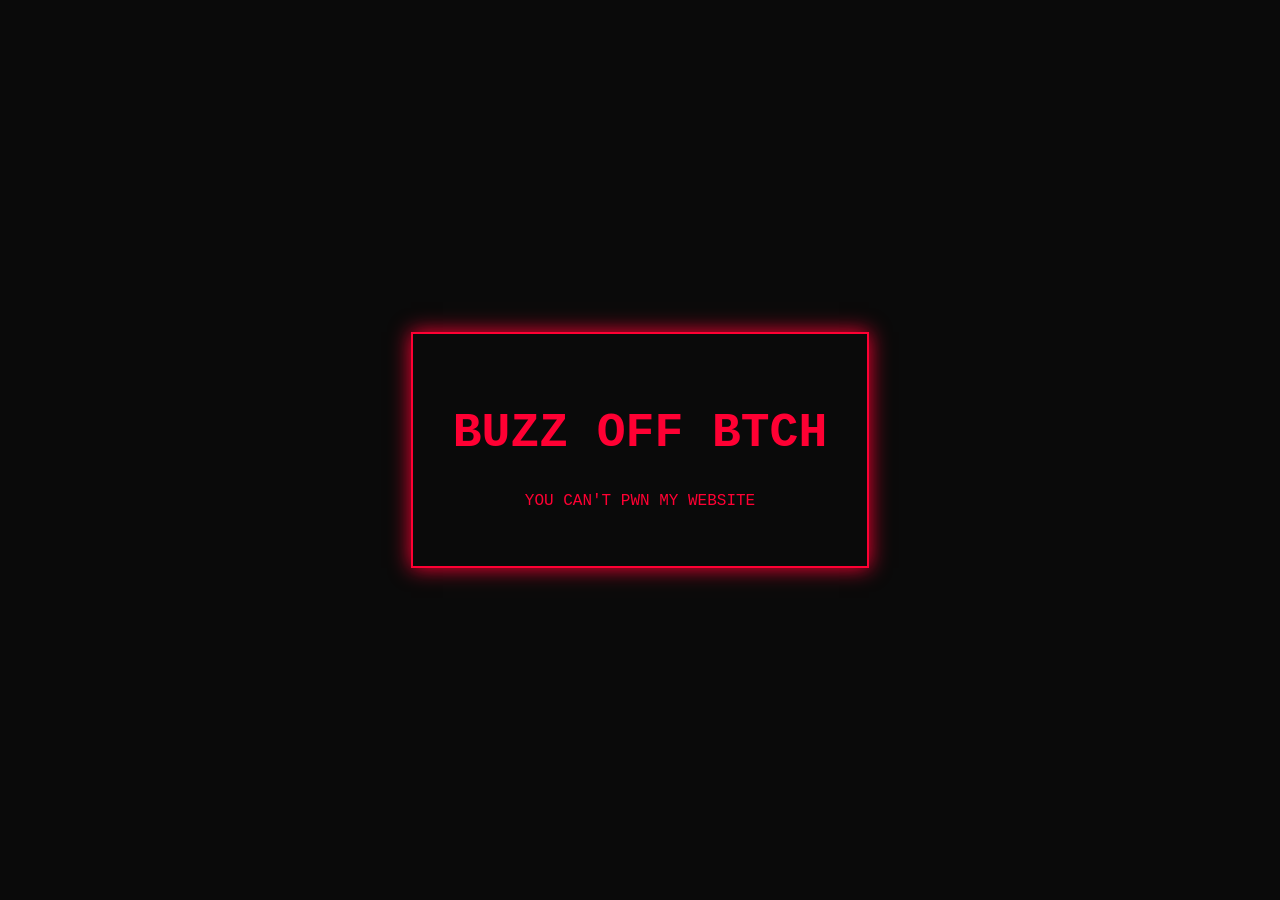
<file: buzz-off.html>
<!DOCTYPE html>
<html lang="en">
<head>
    <meta charset="UTF-8">
    <title>ACCESS DENIED</title>
    <style>
        body {
            background-color: #0a0a0a;
            color: #ff0033;
            font-family: 'Courier New', Courier, monospace;
            display: flex;
            justify-content: center;
            align-items: center;
            height: 100vh;
            margin: 0;
            text-align: center;
        }
        .message {
            border: 2px solid #ff0033;
            padding: 40px;
            box-shadow: 0 0 20px #ff0033;
        }
        h1 { font-size: 3rem; text-transform: uppercase; }
    </style>
</head>
<body>
    <div class="message">
        <h1>BUZZ OFF BTCH</h1>
        <p>YOU CAN'T PWN MY WEBSITE</p>
    </div>
</body>
</html>
</file>
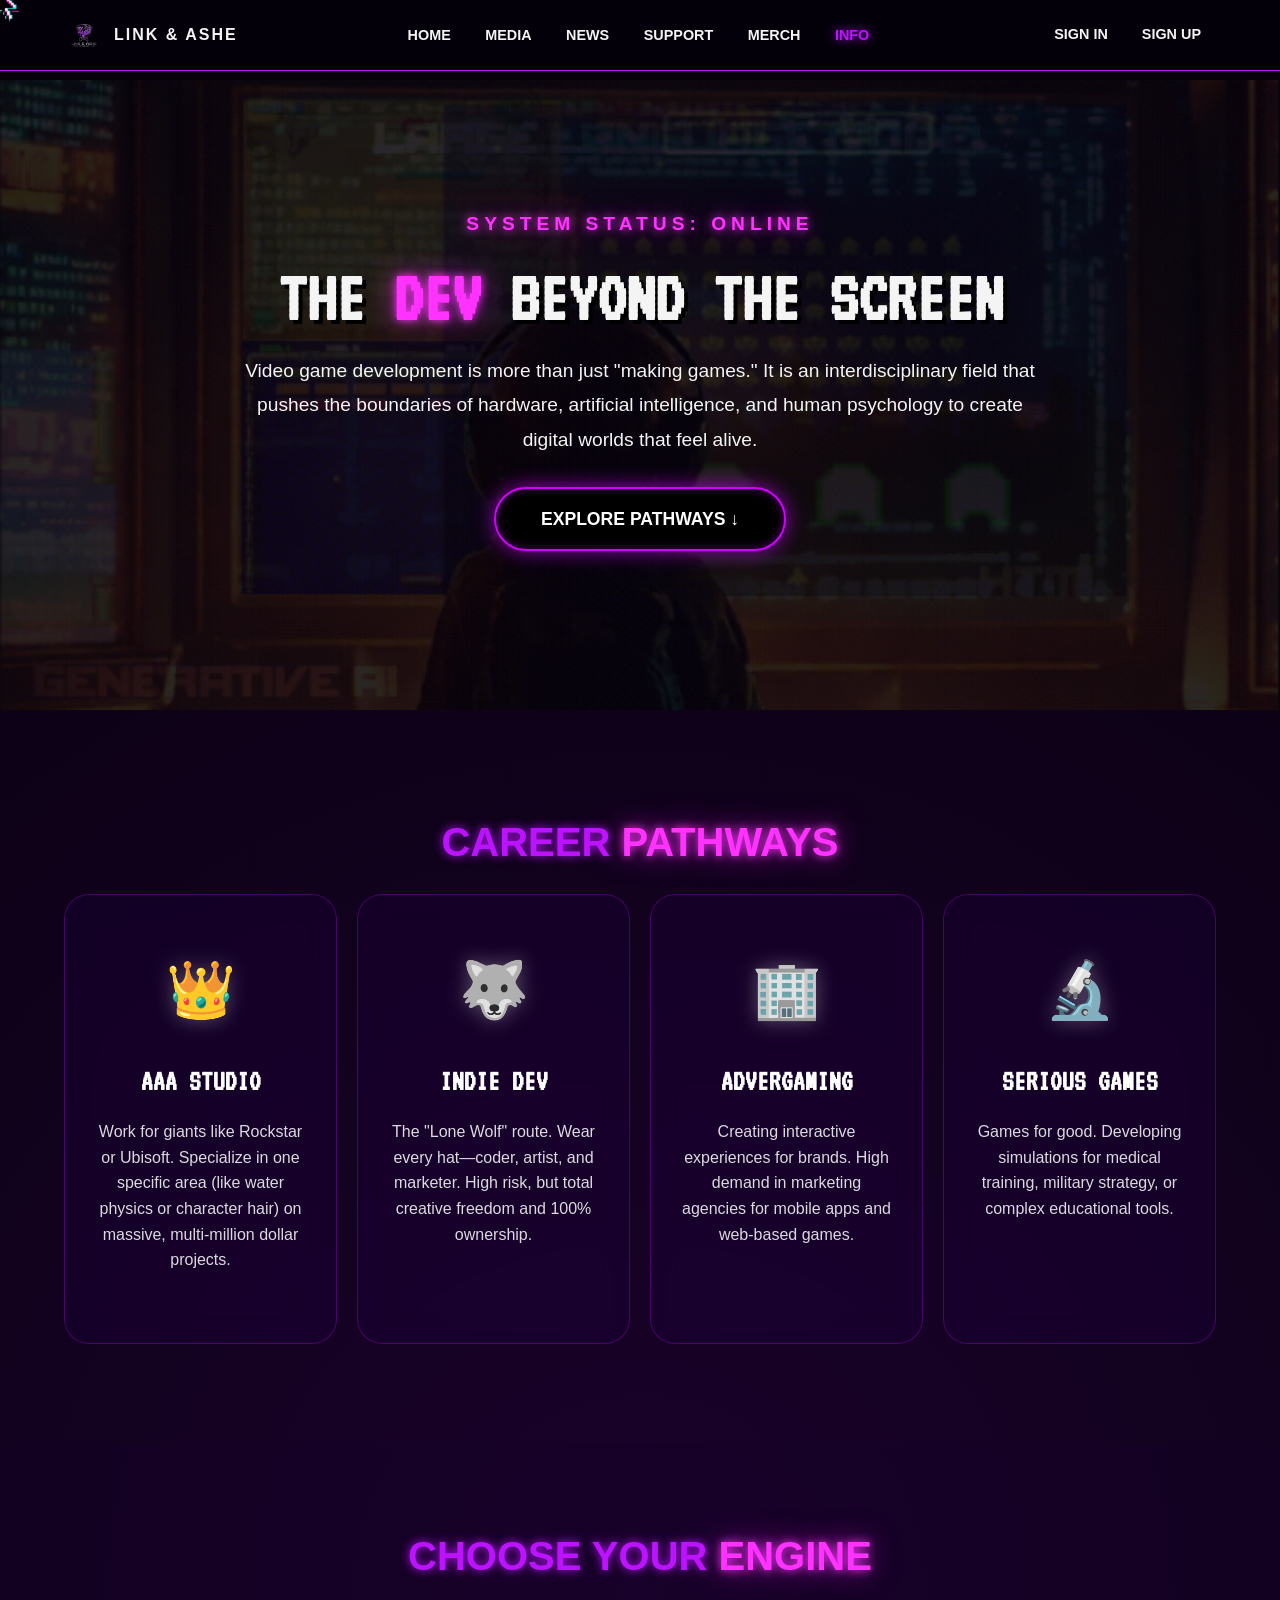
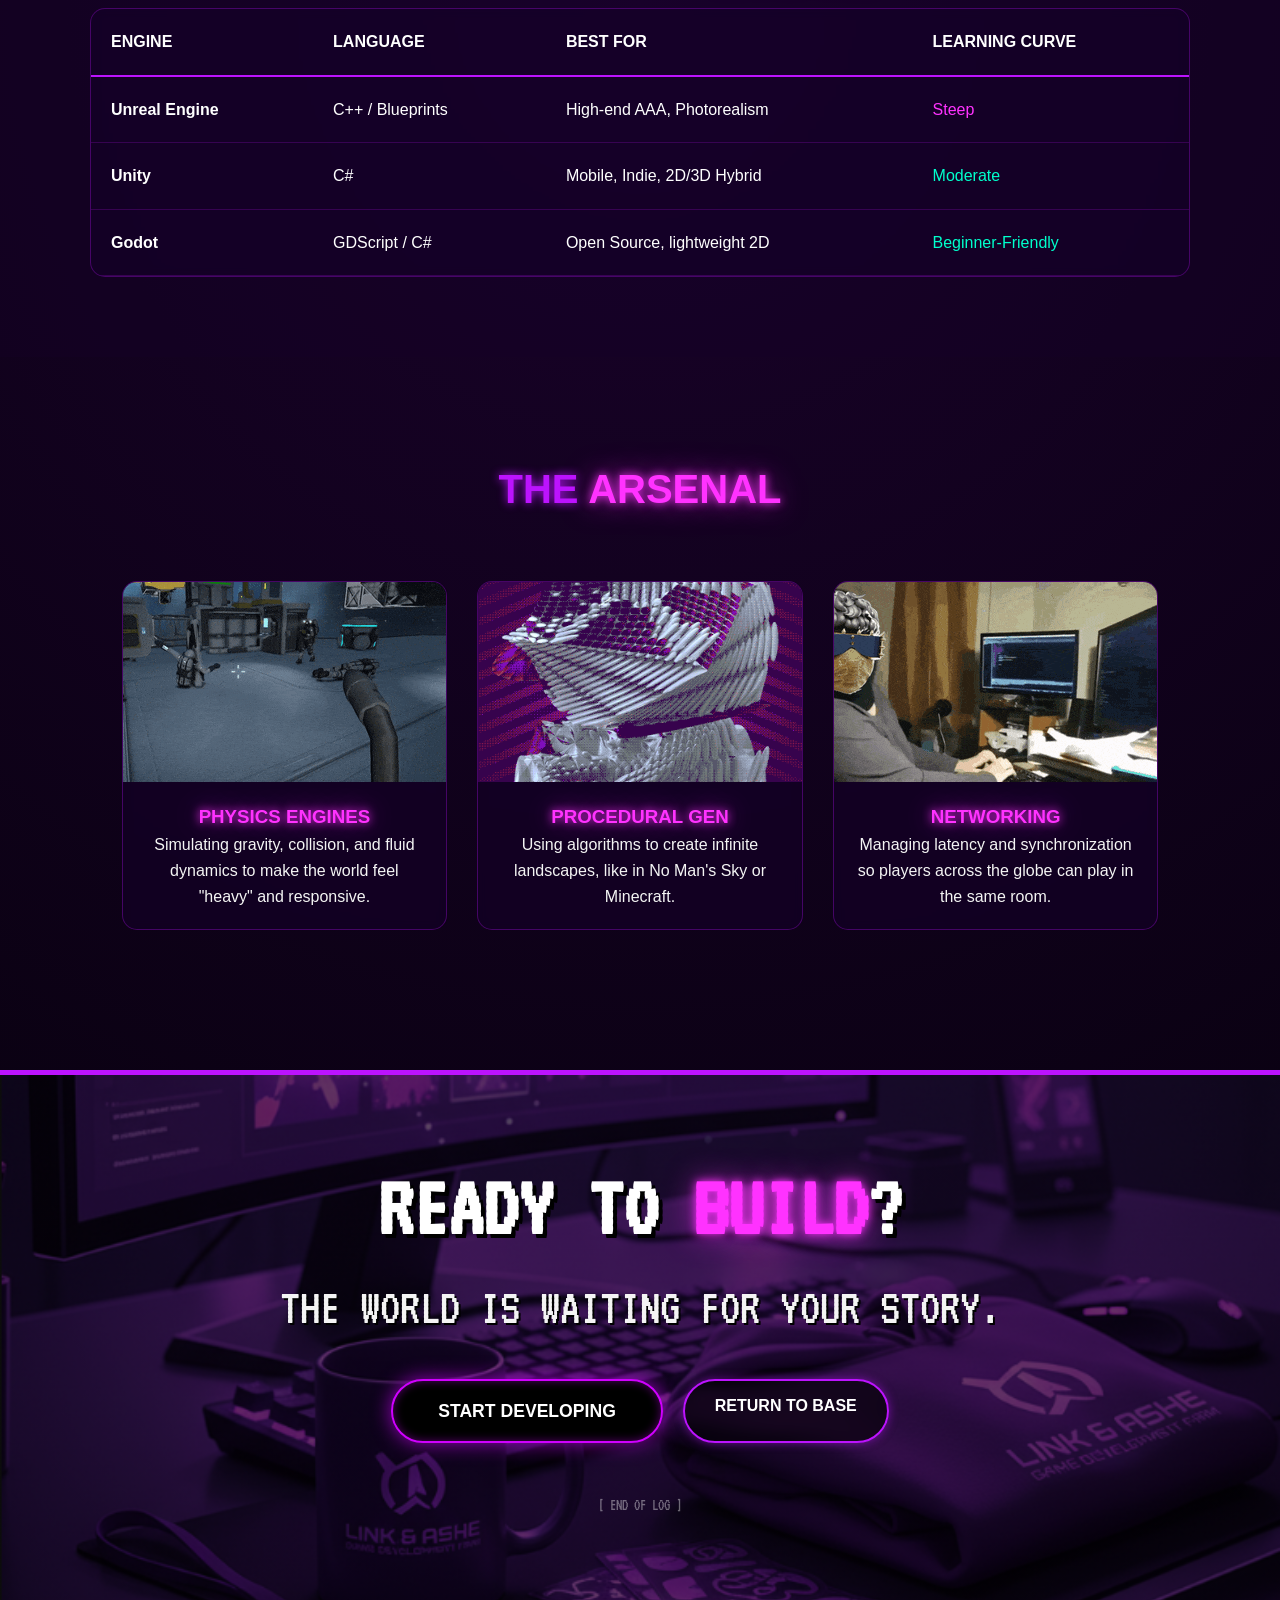
<file: info.html>
<!DOCTYPE html>
<html lang="en">
<head>
    <meta charset="UTF-8">
    <meta name="viewport" content="width=device-width, initial-scale=1.0">
    <title>Link & Ashe | Deep Dive</title>
    <link href="https://fonts.googleapis.com/css2?family=VT323&family=Inter:wght@400;600;700&display=swap" rel="stylesheet">
    <link rel="stylesheet" href="style.css">
</head>
<body>

<header>
    <div class="header-inner">
        <div class="logo-container">
            <img src="assets/logols.png" alt="Logo" class="mini-logo">
            <span>LINK & ASHE</span>
        </div>

        <input type="checkbox" id="menu-toggle" class="menu-toggle">
        <label for="menu-toggle" class="hamburger">
            <span></span>
            <span></span>
            <span></span>
        </label>

        <nav class="main-nav">
            <a href="index.html">HOME</a>
            <a href="media.html">MEDIA</a>
            <a href="news.html">NEWS</a>
            <a href="support.html">SUPPORT</a>
            <a href="merch.html">MERCH</a>
            <a href="info.html">INFO</a>
            
            <div class="mobile-auth">
                <a href="signin.html">SIGN IN</a>
                <a href="signup.html">SIGN UP</a>
            </div>
            
        </nav>

        <nav class="auth-links">
            <a href="signin.html">SIGN IN</a>
            <a href="signup.html">SIGN UP</a>
        </nav>
    </div>
</header>

<div class="page-container">
    <section class="hero" style="height: 70vh; background: linear-gradient(rgba(5,1,10,0.85), rgba(5,1,10,0.85)), url('assets/gamedevbg.png') center/cover;">
        <div class="hero-text">
            <p class="neon-text" style="letter-spacing: 5px; font-weight: bold;">SYSTEM STATUS: ONLINE</p>
            <h1 class="pixel-heading">THE <span class="neon-text">DEV</span> BEYOND THE SCREEN</h1>
            <p style="max-width: 800px; margin: 0 auto; line-height: 1.8;">Video game development is more than just "making games." It is an interdisciplinary field that pushes the boundaries of hardware, artificial intelligence, and human psychology to create digital worlds that feel alive.</p>
            <a href="#pathways" class="scroll-pill">EXPLORE PATHWAYS ↓</a>
        </div>
    </section>

    <section id="pathways" class="container" style="padding: 100px 5%;">
        <h2 class="section-title">CAREER <span class="neon-text">PATHWAYS</span></h2>
        <div class="why-row">
            <div class="why-card">
                <div class="card-icon">👑</div>
                <h3>AAA STUDIO</h3>
                <p>Work for giants like Rockstar or Ubisoft. Specialize in one specific area (like water physics or character hair) on massive, multi-million dollar projects.</p>
            </div>
            <div class="why-card">
                <div class="card-icon">🐺</div>
                <h3>INDIE DEV</h3>
                <p>The "Lone Wolf" route. Wear every hat—coder, artist, and marketer. High risk, but total creative freedom and 100% ownership.</p>
            </div>
            <div class="why-card">
                <div class="card-icon">🏢</div>
                <h3>ADVERGAMING</h3>
                <p>Creating interactive experiences for brands. High demand in marketing agencies for mobile apps and web-based games.</p>
            </div>
            <div class="why-card">
                <div class="card-icon">🔬</div>
                <h3>SERIOUS GAMES</h3>
                <p>Games for good. Developing simulations for medical training, military strategy, or complex educational tools.</p>
            </div>
        </div>
    </section>

    <section class="container" style="padding: 80px 5%; background: rgba(20, 0, 40, 0.3);">
        <h2 class="section-title">CHOOSE YOUR <span class="neon-text">ENGINE</span></h2>
        <div class="glass-card" style="max-width: 1100px; margin: 0 auto; overflow-x: auto;">
            <table style="width: 100%; border-collapse: collapse; text-align: left; color: white;">
                <thead style="border-bottom: 2px solid var(--neon-purple);">
                    <tr>
                        <th style="padding: 20px;">ENGINE</th>
                        <th style="padding: 20px;">LANGUAGE</th>
                        <th style="padding: 20px;">BEST FOR</th>
                        <th style="padding: 20px;">LEARNING CURVE</th>
                    </tr>
                </thead>
                <tbody>
                    <tr style="border-bottom: 1px solid rgba(188, 19, 254, 0.2);">
                        <td style="padding: 20px; font-weight: bold;">Unreal Engine</td>
                        <td style="padding: 20px;">C++ / Blueprints</td>
                        <td style="padding: 20px;">High-end AAA, Photorealism</td>
                        <td style="padding: 20px; color: #ff32ff;">Steep</td>
                    </tr>
                    <tr style="border-bottom: 1px solid rgba(188, 19, 254, 0.2);">
                        <td style="padding: 20px; font-weight: bold;">Unity</td>
                        <td style="padding: 20px;">C#</td>
                        <td style="padding: 20px;">Mobile, Indie, 2D/3D Hybrid</td>
                        <td style="padding: 20px; color: #00ffcc;">Moderate</td>
                    </tr>
                    <tr style="border-bottom: 1px solid rgba(188, 19, 254, 0.2);">
                        <td style="padding: 20px; font-weight: bold;">Godot</td>
                        <td style="padding: 20px;">GDScript / C#</td>
                        <td style="padding: 20px;">Open Source, lightweight 2D</td>
                        <td style="padding: 20px; color: #00ffcc;">Beginner-Friendly</td>
                    </tr>
                </tbody>
            </table>
        </div>
    </section>

    <section class="container" style="padding: 100px 5%;">
        <h2 class="section-title">THE <span class="neon-text">ARSENAL</span></h2>
        <div class="grid-container">
            <div class="glass-card">
                <img src="assets/physics.gif" alt="Physics Engine">
                <div style="padding: 20px;">
                    <h3 class="neon-text">PHYSICS ENGINES</h3>
                    <p>Simulating gravity, collision, and fluid dynamics to make the world feel "heavy" and responsive.</p>
                </div>
            </div>
            <div class="glass-card">
                <img src="assets/procedural.gif" alt="Artificial Intelligence">
                <div style="padding: 20px;">
                    <h3 class="neon-text">PROCEDURAL GEN</h3>
                    <p>Using algorithms to create infinite landscapes, like in No Man's Sky or Minecraft.</p>
                </div>
            </div>
            <div class="glass-card">
                <img src="assets/networking.gif" alt="Multiplayer">
                <div style="padding: 20px;">
                    <h3 class="neon-text">NETWORKING</h3>
                    <p>Managing latency and synchronization so players across the globe can play in the same room.</p>
                </div>
            </div>
        </div>
    </section>

    <section class="cta-banner enhanced-height" style="border-top: 5px solid var(--neon-purple);">
        <h2 class="pixel-heading">READY TO <span class="neon-text">BUILD</span>?</h2>
        <p class="pixel-subheading" style="margin-bottom: 30px;">The world is waiting for your story.</p>
        <div style="display: flex; gap: 20px; justify-content: center;">
            <a href="signup.html" class="go-to-merch-glow">START DEVELOPING</a>
            <a href="index.html" class="go-to-news">RETURN TO BASE</a>
        </div>
        <p style="margin-top: 50px; font-family: var(--font-pixel); color: rgba(255,255,255,0.4);">[ END OF LOG ]</p>
    </section>
</div>

<div id="custom-cursor"></div>
<script src="main.js"></script>
</body>
</html>
</file>
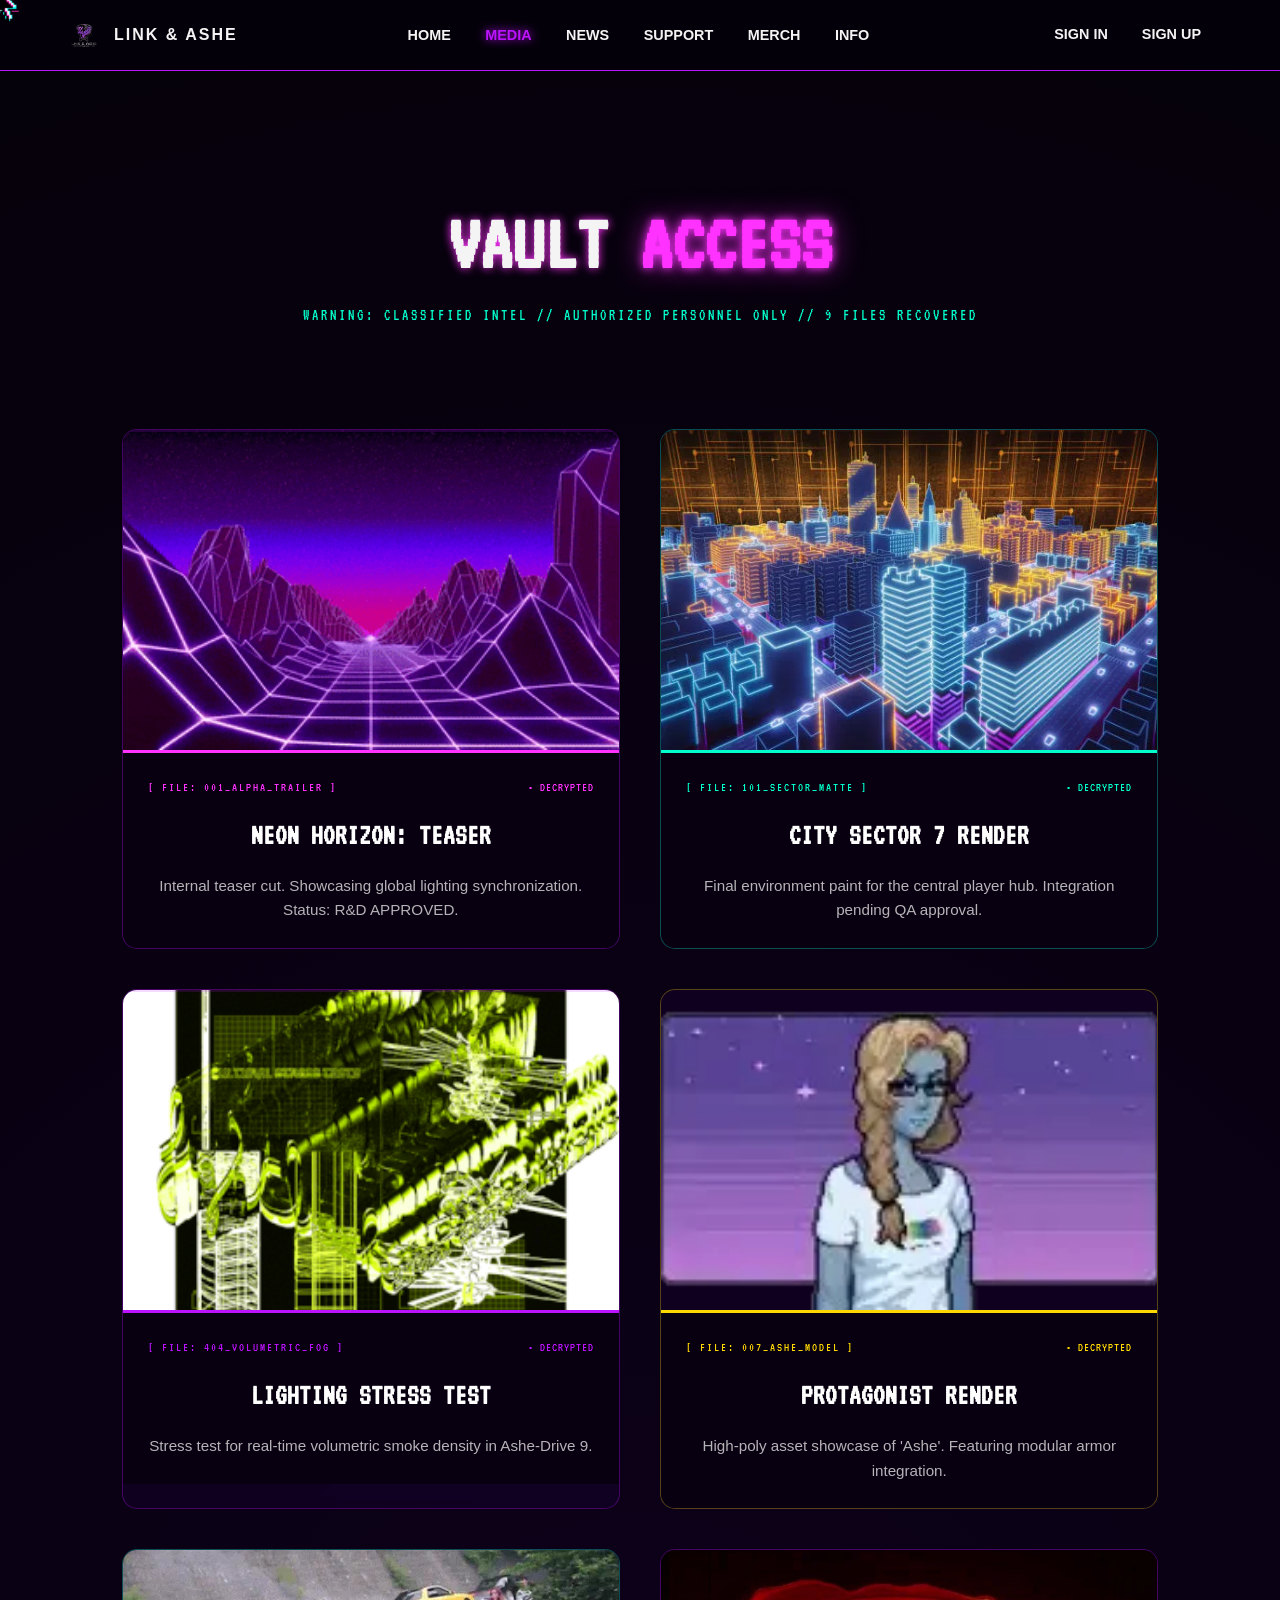
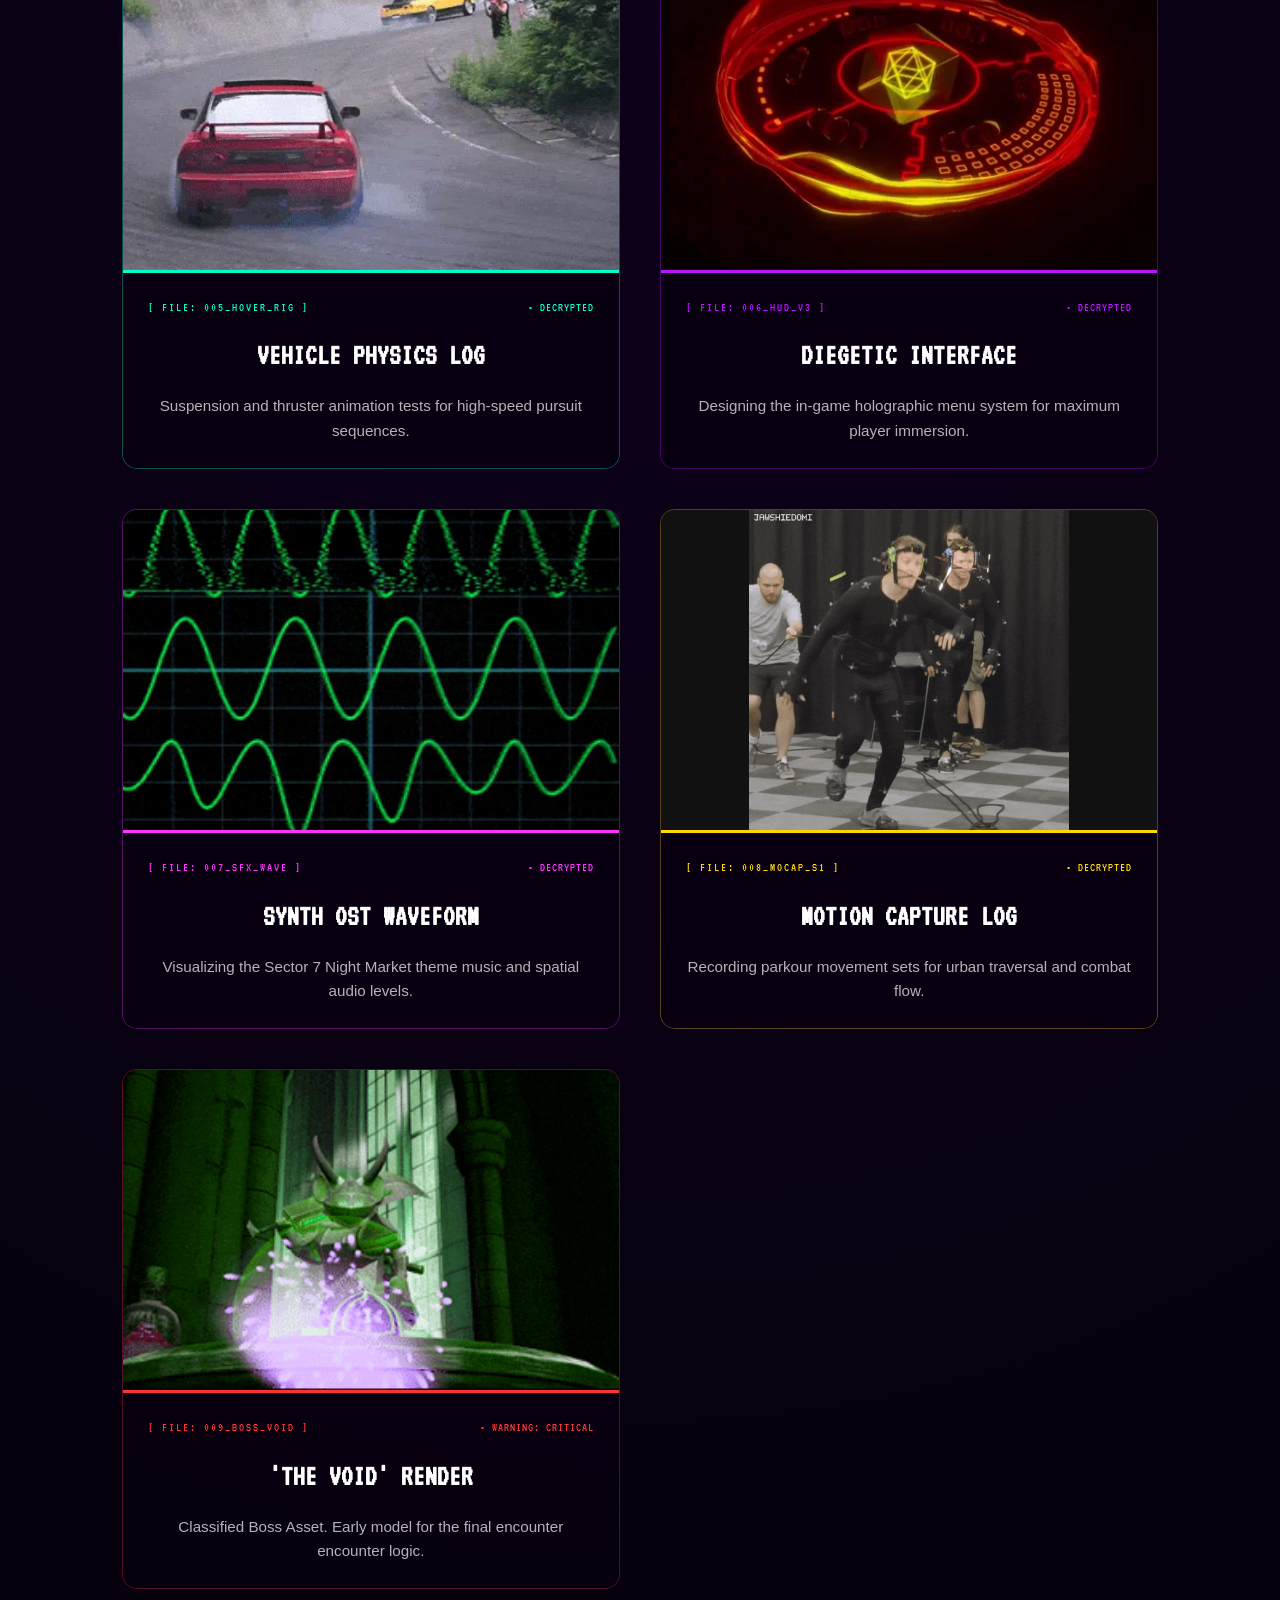
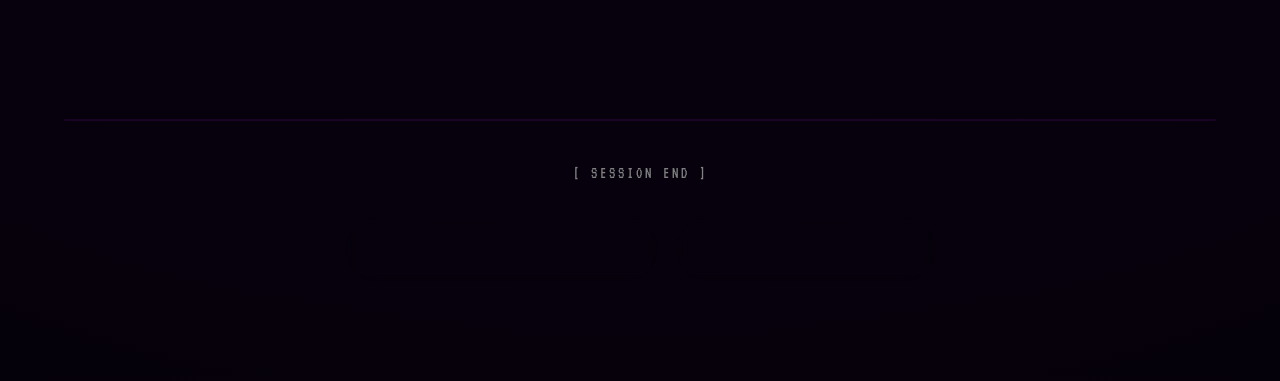
<file: media.html>
<!DOCTYPE html>
<html lang="en">

<head>
    <meta charset="UTF-8">
    <meta name="viewport" content="width=device-width, initial-scale=1.0">
    <title>Link & Ashe | Classified Media</title>
    <link href="https://fonts.googleapis.com/css2?family=VT323&family=Inter:wght@400;700&display=swap" rel="stylesheet">
    <link rel="stylesheet" href="style.css">
</head>

<body style="background-image: radial-gradient(circle at 50% 50%, #0d011a 0%, #05010a 100%);">
   <header>
    <div class="header-inner">
        <div class="logo-container">
            <img src="assets/logols.png" alt="Logo" class="mini-logo">
            <span>LINK & ASHE</span>
        </div>

        <input type="checkbox" id="menu-toggle" class="menu-toggle">
        <label for="menu-toggle" class="hamburger">
            <span></span>
            <span></span>
            <span></span>
        </label>

        <nav class="main-nav">
            <a href="index.html">HOME</a>
            <a href="media.html">MEDIA</a>
            <a href="news.html">NEWS</a>
            <a href="support.html">SUPPORT</a>
            <a href="merch.html">MERCH</a>
            <a href="info.html">INFO</a>
            
            <div class="mobile-auth">
                <a href="signin.html">SIGN IN</a>
                <a href="signup.html">SIGN UP</a>
            </div>
            
        </nav>

        <nav class="auth-links">
            <a href="signin.html">SIGN IN</a>
            <a href="signup.html">SIGN UP</a>
        </nav>
    </div>
</header>

    <div class="page-container">
        <section style="padding: 120px 5% 40px 5%; text-align: center; position: relative; overflow: hidden;">
            <div class="glitch-overlay" style="opacity: 0.05;"></div>
            <h1 class="pixel-heading" style="font-size: 5rem; text-shadow: 0 0 10px #ff32ff, 4px 4px 0px #000;">VAULT <span class="neon-text">ACCESS</span></h1>
            <p style="font-family: var(--font-pixel); color: #00ffcc; letter-spacing: 3px; margin-top: 15px;">
                WARNING: CLASSIFIED INTEL // AUTHORIZED PERSONNEL ONLY // 9 FILES RECOVERED
            </p>
        </section>

        <section style="padding: 20px 5% 100px 5%;">
            <div class="grid-container" style="max-width: 1400px; margin: 0 auto; display: grid; grid-template-columns: repeat(auto-fit, minmax(380px, 1fr)); gap: 40px;">
                
                <div class="glass-card secure-file" style="padding: 0; overflow: hidden; border: 1px solid rgba(188,19,254,0.3);">
                    <div class="security-scanline"></div>
                    <img src="assets/neon.gif" alt="Teaser" style="width: 100%; height: 320px; object-fit: cover;">
                    <div style="padding: 25px; border-top: 3px solid #ff32ff; background: rgba(5, 1, 10, 0.7);">
                        <div style="display: flex; justify-content: space-between; align-items: center; color: #ff32ff;">
                            <span class="file-tag">[ FILE: 001_ALPHA_TRAILER ]</span>
                            <span class="status-blink">• DECRYPTED</span>
                        </div>
                        <h3 style="margin: 15px 0; color: white; font-family: var(--font-pixel); font-size: 1.8rem;">NEON HORIZON: TEASER</h3>
                        <p style="color: rgba(255,255,255,0.7); font-size: 0.95rem;">Internal teaser cut. Showcasing global lighting synchronization. Status: R&D APPROVED.</p>
                    </div>
                </div>

                <div class="glass-card secure-file" style="padding: 0; overflow: hidden; border: 1px solid rgba(0,255,204,0.3);">
                    <img src="assets/city.webp" alt="Matte Painting" style="width: 100%; height: 320px; object-fit: cover;">
                    <div style="padding: 25px; border-top: 3px solid #00ffcc; background: rgba(5, 1, 10, 0.7);">
                        <div style="display: flex; justify-content: space-between; align-items: center; color: #00ffcc;">
                            <span class="file-tag">[ FILE: 101_SECTOR_MATTE ]</span>
                            <span class="status-blink">• DECRYPTED</span>
                        </div>
                        <h3 style="margin: 15px 0; color: white; font-family: var(--font-pixel); font-size: 1.8rem;">CITY SECTOR 7 RENDER</h3>
                        <p style="color: rgba(255,255,255,0.7); font-size: 0.95rem;">Final environment paint for the central player hub. Integration pending QA approval.</p>
                    </div>
                </div>

                <div class="glass-card secure-file" style="padding: 0; overflow: hidden; border: 1px solid rgba(188,19,254,0.3);">
                    <div class="security-scanline"></div>
                    <img src="assets/light.gif" alt="Light Test" style="width: 100%; height: 320px; object-fit: cover;">
                    <div style="padding: 25px; border-top: 3px solid var(--neon-purple); background: rgba(5, 1, 10, 0.7);">
                        <div style="display: flex; justify-content: space-between; align-items: center; color: var(--neon-purple);">
                            <span class="file-tag">[ FILE: 404_VOLUMETRIC_FOG ]</span>
                            <span class="status-blink">• DECRYPTED</span>
                        </div>
                        <h3 style="margin: 15px 0; color: white; font-family: var(--font-pixel); font-size: 1.8rem;">LIGHTING STRESS TEST</h3>
                        <p style="color: rgba(255,255,255,0.7); font-size: 0.95rem;">Stress test for real-time volumetric smoke density in Ashe-Drive 9.</p>
                    </div>
                </div>

                <div class="glass-card secure-file" style="padding: 0; overflow: hidden; border: 1px solid rgba(255,215,0,0.3);">
                    <img src="assets/protag.webp" alt="Asset" style="width: 100%; height: 320px; object-fit: cover;">
                    <div style="padding: 25px; border-top: 3px solid #FFD700; background: rgba(5, 1, 10, 0.7);">
                        <div style="display: flex; justify-content: space-between; align-items: center; color: #FFD700;">
                            <span class="file-tag">[ FILE: 007_ASHE_MODEL ]</span>
                            <span class="status-blink">• DECRYPTED</span>
                        </div>
                        <h3 style="margin: 15px 0; color: white; font-family: var(--font-pixel); font-size: 1.8rem;">PROTAGONIST RENDER</h3>
                        <p style="color: rgba(255,255,255,0.7); font-size: 0.95rem;">High-poly asset showcase of 'Ashe'. Featuring modular armor integration.</p>
                    </div>
                </div>

                <div class="glass-card secure-file" style="padding: 0; overflow: hidden; border: 1px solid rgba(0,255,204,0.3);">
                    <img src="assets/car.webp" alt="Vehicle" style="width: 100%; height: 320px; object-fit: cover;">
                    <div style="padding: 25px; border-top: 3px solid #00ffcc; background: rgba(5, 1, 10, 0.7);">
                        <div style="display: flex; justify-content: space-between; align-items: center; color: #00ffcc;">
                            <span class="file-tag">[ FILE: 005_HOVER_RIG ]</span>
                            <span class="status-blink">• DECRYPTED</span>
                        </div>
                        <h3 style="margin: 15px 0; color: white; font-family: var(--font-pixel); font-size: 1.8rem;">VEHICLE PHYSICS LOG</h3>
                        <p style="color: rgba(255,255,255,0.7); font-size: 0.95rem;">Suspension and thruster animation tests for high-speed pursuit sequences.</p>
                    </div>
                </div>

                <div class="glass-card secure-file" style="padding: 0; overflow: hidden; border: 1px solid rgba(188,19,254,0.3);">
                    <img src="assets/diege.webp" alt="UI" style="width: 100%; height: 320px; object-fit: cover;">
                    <div style="padding: 25px; border-top: 3px solid var(--neon-purple); background: rgba(5, 1, 10, 0.7);">
                        <div style="display: flex; justify-content: space-between; align-items: center; color: var(--neon-purple);">
                            <span class="file-tag">[ FILE: 006_HUD_V3 ]</span>
                            <span class="status-blink">• DECRYPTED</span>
                        </div>
                        <h3 style="margin: 15px 0; color: white; font-family: var(--font-pixel); font-size: 1.8rem;">DIEGETIC INTERFACE</h3>
                        <p style="color: rgba(255,255,255,0.7); font-size: 0.95rem;">Designing the in-game holographic menu system for maximum player immersion.</p>
                    </div>
                </div>

                <div class="glass-card secure-file" style="padding: 0; overflow: hidden; border: 1px solid rgba(255,50,255,0.3);">
                    <img src="assets/wave.gif" alt="Audio" style="width: 100%; height: 320px; object-fit: cover;">
                    <div style="padding: 25px; border-top: 3px solid #ff32ff; background: rgba(5, 1, 10, 0.7);">
                        <div style="display: flex; justify-content: space-between; align-items: center; color: #ff32ff;">
                            <span class="file-tag">[ FILE: 007_SFX_WAVE ]</span>
                            <span class="status-blink">• DECRYPTED</span>
                        </div>
                        <h3 style="margin: 15px 0; color: white; font-family: var(--font-pixel); font-size: 1.8rem;">SYNTH OST WAVEFORM</h3>
                        <p style="color: rgba(255,255,255,0.7); font-size: 0.95rem;">Visualizing the Sector 7 Night Market theme music and spatial audio levels.</p>
                    </div>
                </div>

                <div class="glass-card secure-file" style="padding: 0; overflow: hidden; border: 1px solid rgba(255,215,0,0.3);">
                    <img src="assets/motion.gif" alt="Mocap" style="width: 100%; height: 320px; object-fit: contain; background: #111;">
                    <div style="padding: 25px; border-top: 3px solid #FFD700; background: rgba(5, 1, 10, 0.7);">
                        <div style="display: flex; justify-content: space-between; align-items: center; color: #FFD700;">
                            <span class="file-tag">[ FILE: 008_MOCAP_S1 ]</span>
                            <span class="status-blink">• DECRYPTED</span>
                        </div>
                        <h3 style="margin: 15px 0; color: white; font-family: var(--font-pixel); font-size: 1.8rem;">MOTION CAPTURE LOG</h3>
                        <p style="color: rgba(255,255,255,0.7); font-size: 0.95rem;">Recording parkour movement sets for urban traversal and combat flow.</p>
                    </div>
                </div>

                <div class="glass-card secure-file" style="padding: 0; overflow: hidden; border: 1px solid rgba(255,50,50,0.3);">
                    <img src="assets/void.gif" alt="Boss" style="width: 100%; height: 320px; object-fit: cover; filter: hue-rotate(90deg);">
                    <div style="padding: 25px; border-top: 3px solid #ff3232; background: rgba(5, 1, 10, 0.7);">
                        <div style="display: flex; justify-content: space-between; align-items: center; color: #ff3232;">
                            <span class="file-tag">[ FILE: 009_BOSS_VOID ]</span>
                            <span class="status-blink" style="color: #ff3232;">• WARNING: CRITICAL</span>
                        </div>
                        <h3 style="margin: 15px 0; color: white; font-family: var(--font-pixel); font-size: 1.8rem;">'THE VOID' RENDER</h3>
                        <p style="color: rgba(255,255,255,0.7); font-size: 0.95rem;">Classified Boss Asset. Early model for the final encounter encounter logic.</p>
                    </div>
                </div>

            </div>

            <div style="margin-top: 90px; text-align: center; border-top: 2px solid rgba(188,19,254,0.1); padding-top: 40px;">
                <p style="font-family: var(--font-pixel); color: gray; letter-spacing: 3px; margin-bottom: 30px;">[ SESSION END ]</p>
                <div style="display: flex; justify-content: center; gap: 20px;">
                    <a href="index.html" class="go-to-merch-glow">← DE-AUTHORIZE & EXIT</a>
                    <a href="info.html" class="go-to-merch-glow">VIEW DEV INTEL →</a>
                </div>
            </div>
        </section>
    </div>

    <style>
        .secure-file {
            transition: transform 0.3s ease, border-color 0.3s ease, box-shadow 0.3s ease;
            cursor: pointer;
            position: relative;
        }
        .secure-file:hover {
            transform: translateY(-8px) scale(1.02);
            border-color: #ff32ff;
            box-shadow: 0 0 30px rgba(255, 50, 255, 0.4);
        }
        .file-tag {
            font-family: var(--font-pixel);
            font-size: 0.8rem;
            letter-spacing: 2px;
        }
        .status-blink {
            font-family: var(--font-pixel);
            font-size: 0.8rem;
            letter-spacing: 1px;
            animation: blink 1.5s step-start infinite;
        }
        .security-scanline {
            width: 100%;
            height: 2px;
            background: rgba(188, 19, 254, 0.15);
            position: absolute;
            top: 0;
            z-index: 5;
            animation: scan 5s linear infinite;
        }
        @keyframes scan {
            0% { top: 0; }
            100% { top: 100%; }
        }
        @keyframes blink {
            50% { opacity: 0; }
        }
    </style>

    <div id="custom-cursor"></div>
    <script src="main.js"></script>
</body>

</html>
</file>
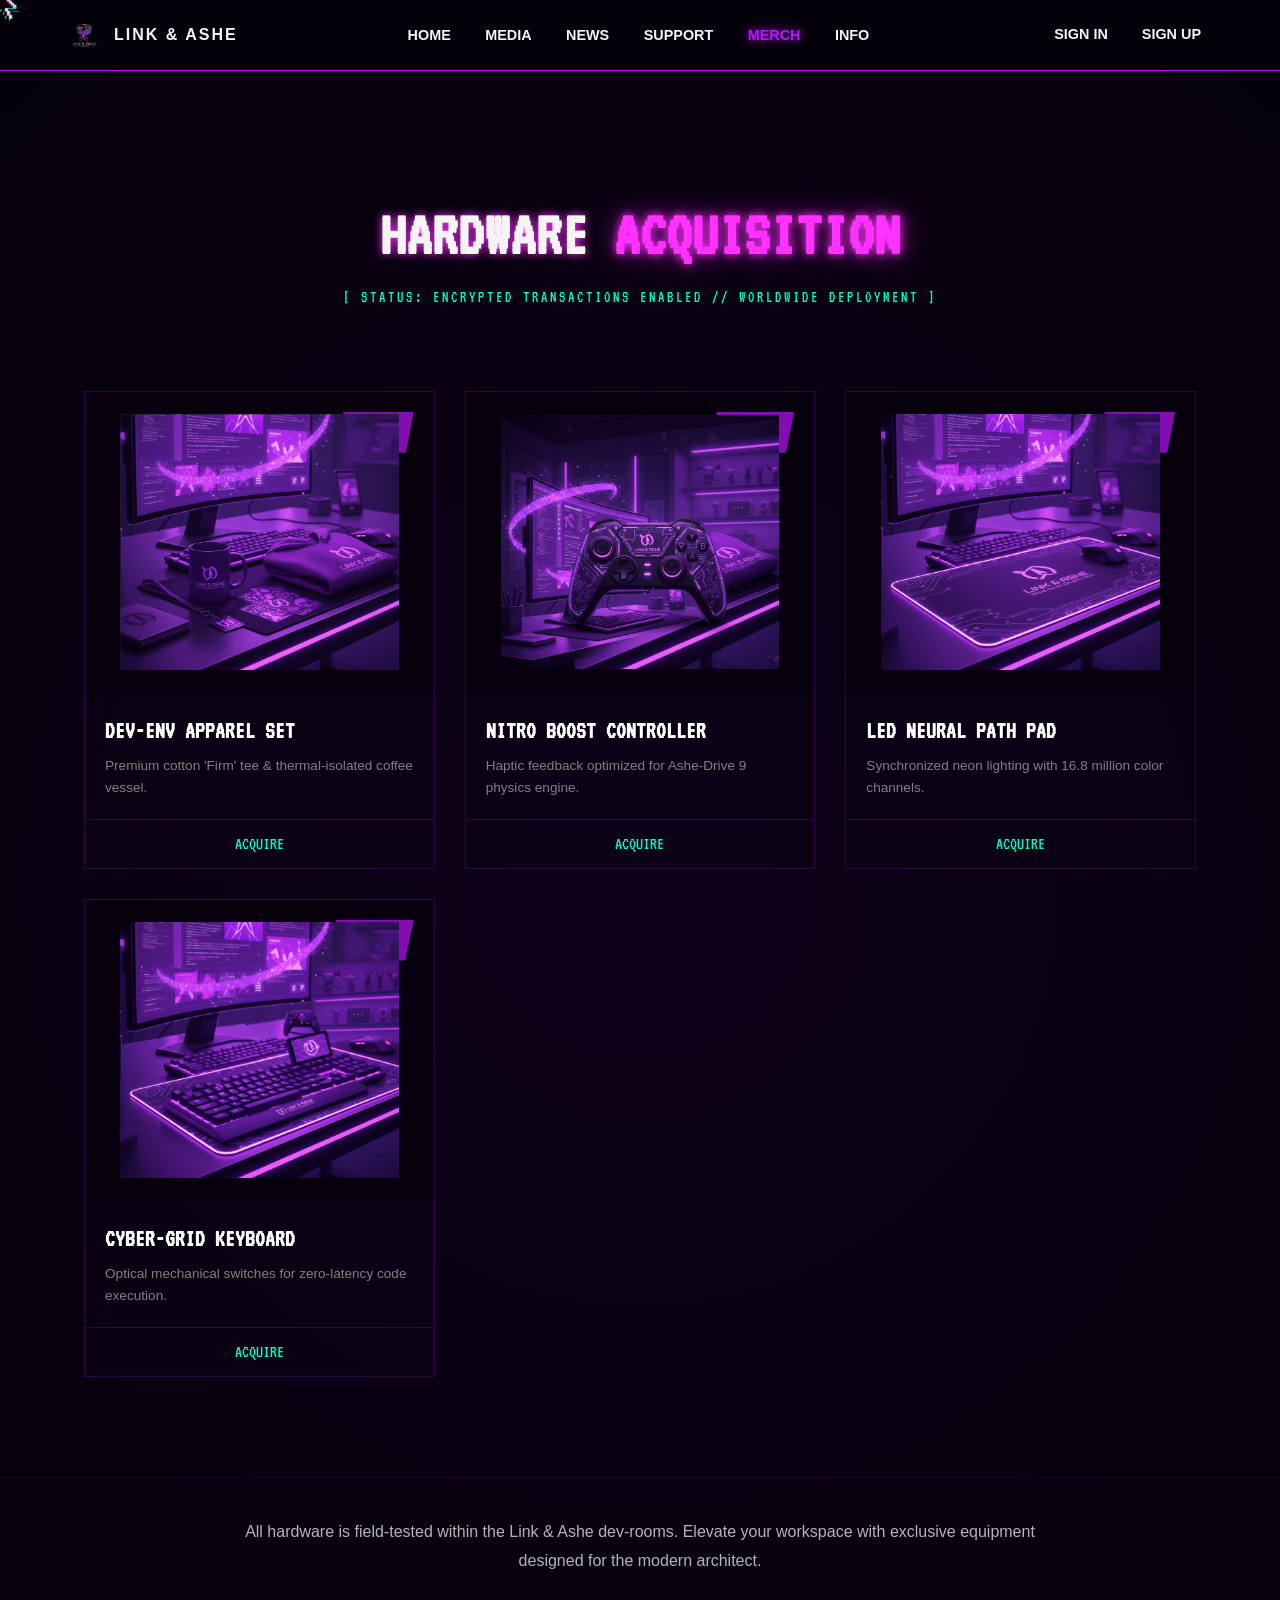
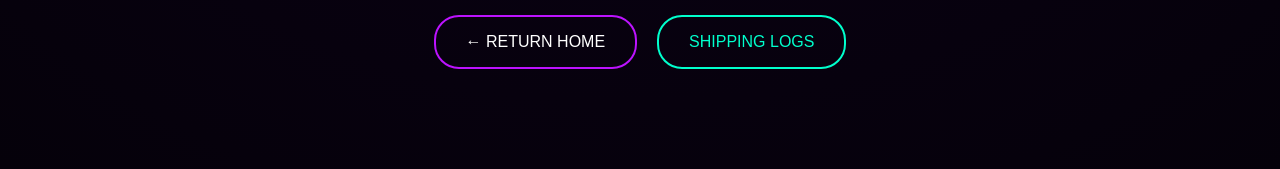
<file: merch.html>
<!DOCTYPE html>
<html lang="en">

<head>
    <meta charset="UTF-8">
    <meta name="viewport" content="width=device-width, initial-scale=1.0">
    <title>Link & Ashe | Hardware Acquisition</title>
    <link href="https://fonts.googleapis.com/css2?family=VT323&family=Inter:wght@400;700&display=swap" rel="stylesheet">
    <link rel="stylesheet" href="style.css">
    <style>
        body {
            background-image: radial-gradient(circle at 50% 50%, #0d011a 0%, #05010a 100%);
        }

        .merch-grid {
            display: grid;
            grid-template-columns: repeat(auto-fit, minmax(300px, 1fr));
            gap: 30px;
            max-width: 1400px;
            margin: 0 auto;
            padding: 20px;
        }

        .merch-card {
            position: relative;
            background: rgba(10, 2, 20, 0.6);
            border: 1px solid rgba(188, 19, 254, 0.2);
            transition: all 0.4s cubic-bezier(0.175, 0.885, 0.32, 1.275);
            overflow: hidden;
        }

        .merch-card:hover {
            transform: translateY(-10px);
            border-color: var(--neon-purple);
            box-shadow: 0 0 30px rgba(188, 19, 254, 0.3);
        }

        .merch-img-container {
            height: 300px;
            overflow: hidden;
            background: rgba(0, 0, 0, 0.3);
            display: flex;
            align-items: center;
            justify-content: center;
            position: relative;
        }

        .merch-card img {
            width: 80%;
            height: auto;
            object-fit: contain;
            transition: 0.5s;
        }

        .merch-card:hover img {
            transform: scale(1.1) rotate(2deg);
        }

        .price-tag {
            position: absolute;
            top: 20px;
            right: 20px;
            background: var(--neon-purple);
            color: white;
            padding: 5px 15px;
            font-family: var(--font-pixel);
            font-size: 1.2rem;
            clip-path: polygon(10% 0, 100% 0, 90% 100%, 0 100%);
        }

        .buy-btn {
            width: 100%;
            padding: 15px;
            background: transparent;
            border: none;
            border-top: 1px solid rgba(188, 19, 254, 0.2);
            color: #00ffcc;
            font-family: var(--font-pixel);
            font-size: 1.1rem;
            cursor: pointer;
            transition: 0.3s;
        }

        .buy-btn:hover {
            background: rgba(0, 255, 204, 0.1);
            color: white;
            letter-spacing: 2px;
        }
    </style>
</head>

<body>
    <header>
    <div class="header-inner">
        <div class="logo-container">
            <img src="assets/logols.png" alt="Logo" class="mini-logo">
            <span>LINK & ASHE</span>
        </div>

        <input type="checkbox" id="menu-toggle" class="menu-toggle">
        <label for="menu-toggle" class="hamburger">
            <span></span>
            <span></span>
            <span></span>
        </label>

        <nav class="main-nav">
            <a href="index.html">HOME</a>
            <a href="media.html">MEDIA</a>
            <a href="news.html">NEWS</a>
            <a href="support.html">SUPPORT</a>
            <a href="merch.html">MERCH</a>
            <a href="info.html">INFO</a>
            
            <div class="mobile-auth">
                <a href="signin.html">SIGN IN</a>
                <a href="signup.html">SIGN UP</a>
            </div>
            
        </nav>

        <nav class="auth-links">
            <a href="signin.html">SIGN IN</a>
            <a href="signup.html">SIGN UP</a>
        </nav>
    </div>
</header>

    <div class="page-container">
        <section style="padding: 120px 5% 40px 5%; text-align: center;">
            <h1 class="pixel-heading" style="font-size: 4rem; text-shadow: 0 0 10px #ff32ff;">HARDWARE <span class="neon-text">ACQUISITION</span></h1>
            <p style="font-family: var(--font-pixel); color: #00ffcc; letter-spacing: 3px; margin-top: 10px;">
                [ STATUS: ENCRYPTED TRANSACTIONS ENABLED // WORLDWIDE DEPLOYMENT ]
            </p>
        </section>

        <section style="padding: 20px 5% 80px 5%;">
            <div class="merch-grid">
                
                <div class="merch-card">
                    <div class="price-tag">$45.00</div>
                    <div class="merch-img-container">
                        <img src="assets/Shirt & Mug.png" alt="Apparel Set">
                    </div>
                    <div style="padding: 20px;">
                        <h3 style="color: white; font-family: var(--font-pixel); font-size: 1.5rem;">DEV-ENV APPAREL SET</h3>
                        <p style="color: gray; font-size: 0.85rem; margin-top: 5px;">Premium cotton 'Firm' tee & thermal-isolated coffee vessel.</p>
                    </div>
                    <button class="buy-btn" onclick="openOverlay()">ACQUIRE</button>
                </div>

                <div class="merch-card">
                    <div class="price-tag">$120.00</div>
                    <div class="merch-img-container">
                        <img src="assets/Controller.png" alt="Nitro Controller">
                    </div>
                    <div style="padding: 20px;">
                        <h3 style="color: white; font-family: var(--font-pixel); font-size: 1.5rem;">NITRO BOOST CONTROLLER</h3>
                        <p style="color: gray; font-size: 0.85rem; margin-top: 5px;">Haptic feedback optimized for Ashe-Drive 9 physics engine.</p>
                    </div>
                    <button class="buy-btn" onclick="openOverlay()">ACQUIRE</button>
                </div>

                <div class="merch-card">
                    <div class="price-tag">$35.00</div>
                    <div class="merch-img-container">
                        <img src="assets/Mouse Pad.png" alt="LED Pad">
                    </div>
                    <div style="padding: 20px;">
                        <h3 style="color: white; font-family: var(--font-pixel); font-size: 1.5rem;">LED NEURAL PATH PAD</h3>
                        <p style="color: gray; font-size: 0.85rem; margin-top: 5px;">Synchronized neon lighting with 16.8 million color channels.</p>
                    </div>
                    <button class="buy-btn" onclick="openOverlay()">ACQUIRE</button>
                </div>

                <div class="merch-card">
                    <div class="price-tag">$185.00</div>
                    <div class="merch-img-container">
                        <img src="assets/Keyboard.png" alt="Concept Keyboard">
                    </div>
                    <div style="padding: 20px;">
                        <h3 style="color: white; font-family: var(--font-pixel); font-size: 1.5rem;">CYBER-GRID KEYBOARD</h3>
                        <p style="color: gray; font-size: 0.85rem; margin-top: 5px;">Optical mechanical switches for zero-latency code execution.</p>
                    </div>
                    <button class="buy-btn" onclick="openOverlay()">ACQUIRE</button>
                </div>

            </div>
        </section>

        <section style="padding: 40px 5% 100px 5%; text-align: center; border-top: 1px solid rgba(188, 19, 254, 0.1);">
            <div style="max-width: 800px; margin: 0 auto;">
                <p style="color: rgba(255,255,255,0.7); line-height: 1.8;">
                    All hardware is field-tested within the Link & Ashe dev-rooms. Elevate your workspace with exclusive equipment designed for the modern architect.
                </p>
                <div style="margin-top: 40px; display: flex; justify-content: center; gap: 20px;">
                    <a href="index.html" class="btn" style="text-decoration: none;">← RETURN HOME</a>
                    <a href="shipping.html" class="btn" style="text-decoration: none; border-color: #00ffcc; color: #00ffcc;">SHIPPING LOGS</a>
                </div>
            </div>
        </section>
    </div>

    <style>
    #payment-overlay {
        position: fixed; top: 0; left: 0; width: 100%; height: 100%;
        background: rgba(0,0,0,0.9); z-index: 1000; display: none;
        align-items: center; justify-content: center; backdrop-filter: blur(5px);
    }
    .payment-card {
        background: #0a0214; border: 1px solid #00ffcc; padding: 40px;
        width: 100%; max-width: 450px; text-align: center; position: relative;
    }
    .payment-grid {
        display: grid; grid-template-columns: 1fr 1fr; gap: 15px; margin-top: 25px;
    }
    .pay-btn {
        border: 1px solid rgba(0, 255, 204, 0.3); padding: 15px; color: #00ffcc;
        font-family: var(--font-pixel); cursor: pointer; transition: 0.3s;
    }
    .pay-btn:hover { background: rgba(0, 255, 204, 0.1); border-color: #00ffcc; transform: scale(1.05); }
</style>

<div id="payment-overlay">
    <div class="payment-card">
        <h2 class="pixel-heading" style="color: #00ffcc;">PAYMENT</h2>
        <p style="color: gray; font-size: 0.8rem; margin-bottom: 20px;">[ INITIALIZING SECURE TRANSACTION ]</p>
        
        <div class="payment-grid">
            <div class="pay-btn" onclick="finalize('GCASH')">GCASH</div>
            <div class="pay-btn" onclick="finalize('PAYMAYA')">PAYMAYA</div>
            <div class="pay-btn" onclick="finalize('CARD')">CARD PAYMENT</div>
            <div class="pay-btn" onclick="finalize('BANKING')">ONLINE BANKING</div>
            <div class="pay-btn" style="grid-column: span 2; border-color: #FFD700; color: #FFD700;" onclick="finalize('BITCOIN')">BITCOIN NETWORK</div>
        </div>
        
        <button onclick="closeOverlay()" style="background: none; border: none; color: #ff3232; margin-top: 30px; cursor: pointer; font-family: var(--font-pixel);">[ ABORT TRANSACTION ]</button>
    </div>
</div>

<script>
    function openOverlay() { document.getElementById('payment-overlay').style.display = 'flex'; }
    function closeOverlay() { document.getElementById('payment-overlay').style.display = 'none'; }
    function finalize(method) {
        alert("TRANSACTION SUCCESSFUL via " + method + "\nCheck Shipping Logs for updates.");
        closeOverlay();
    }
</script>

    <script src="main.js"></script>
</body>

</html>
</file>
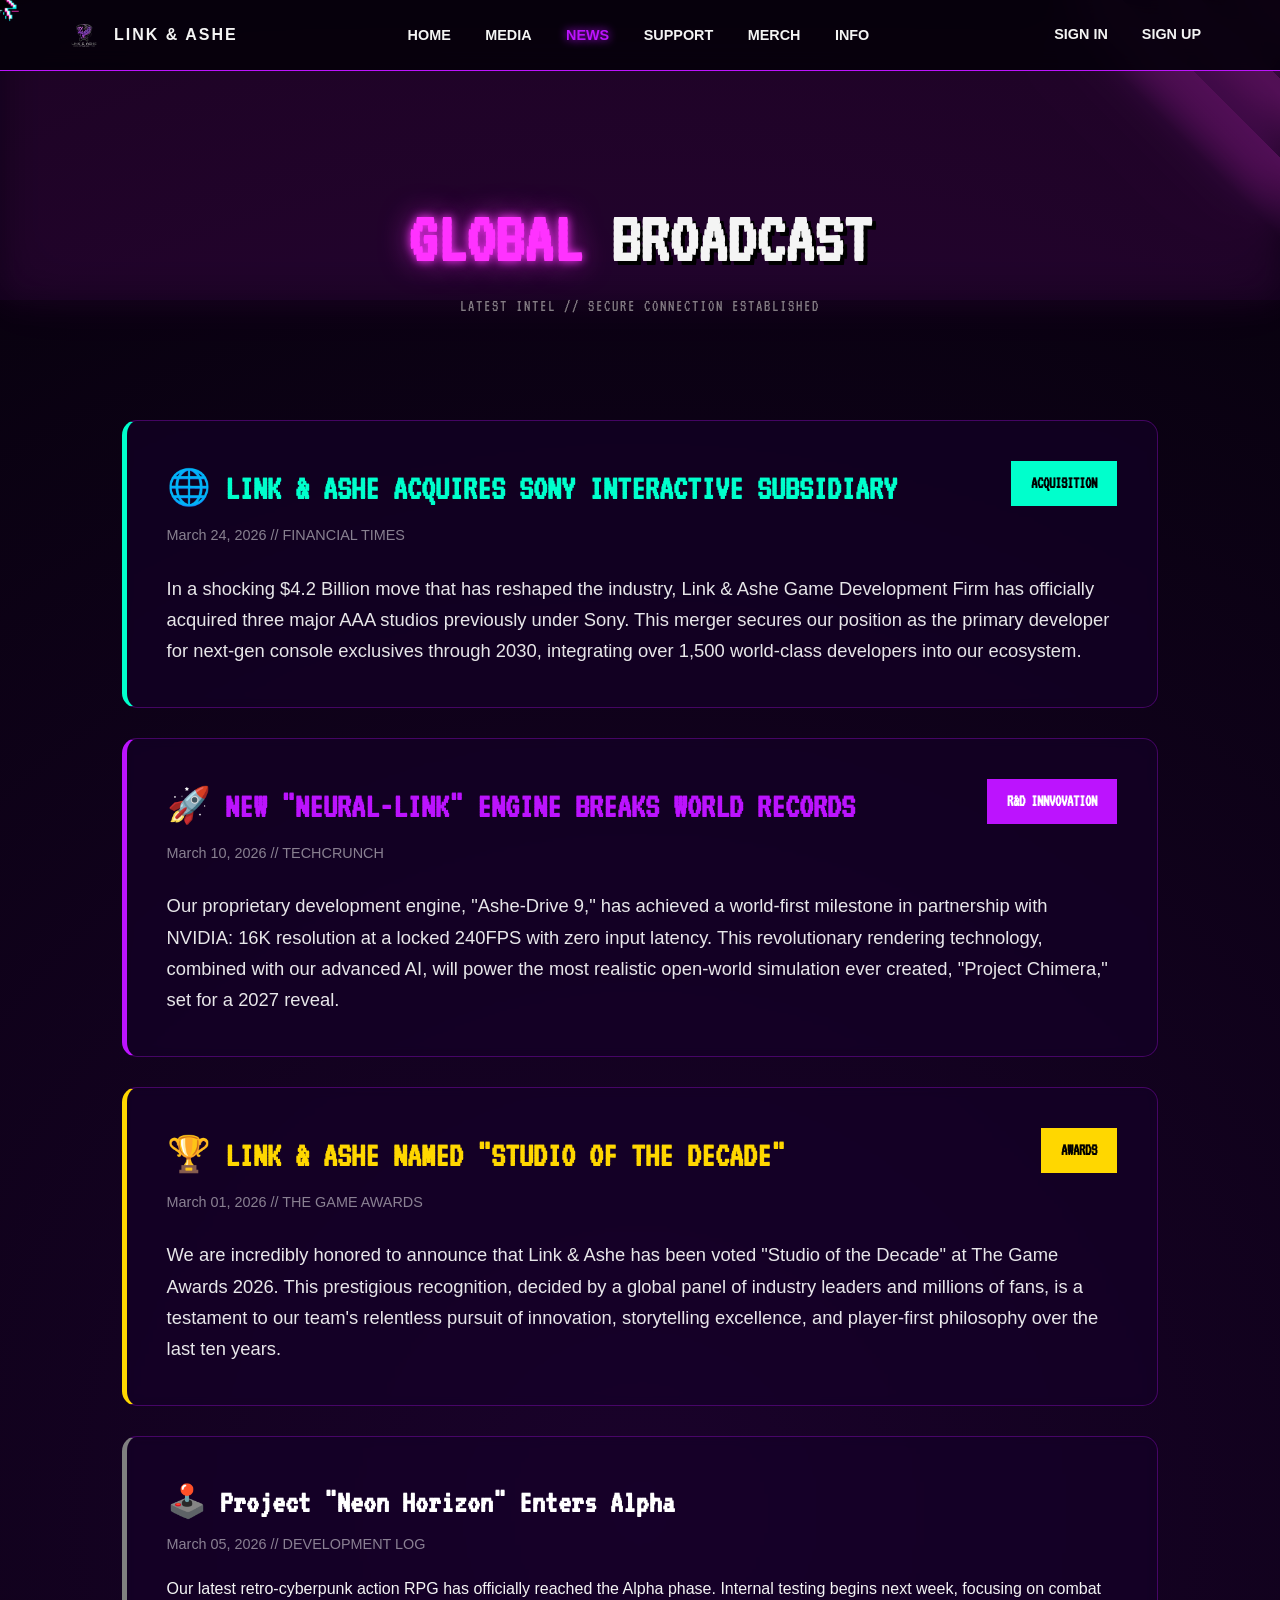
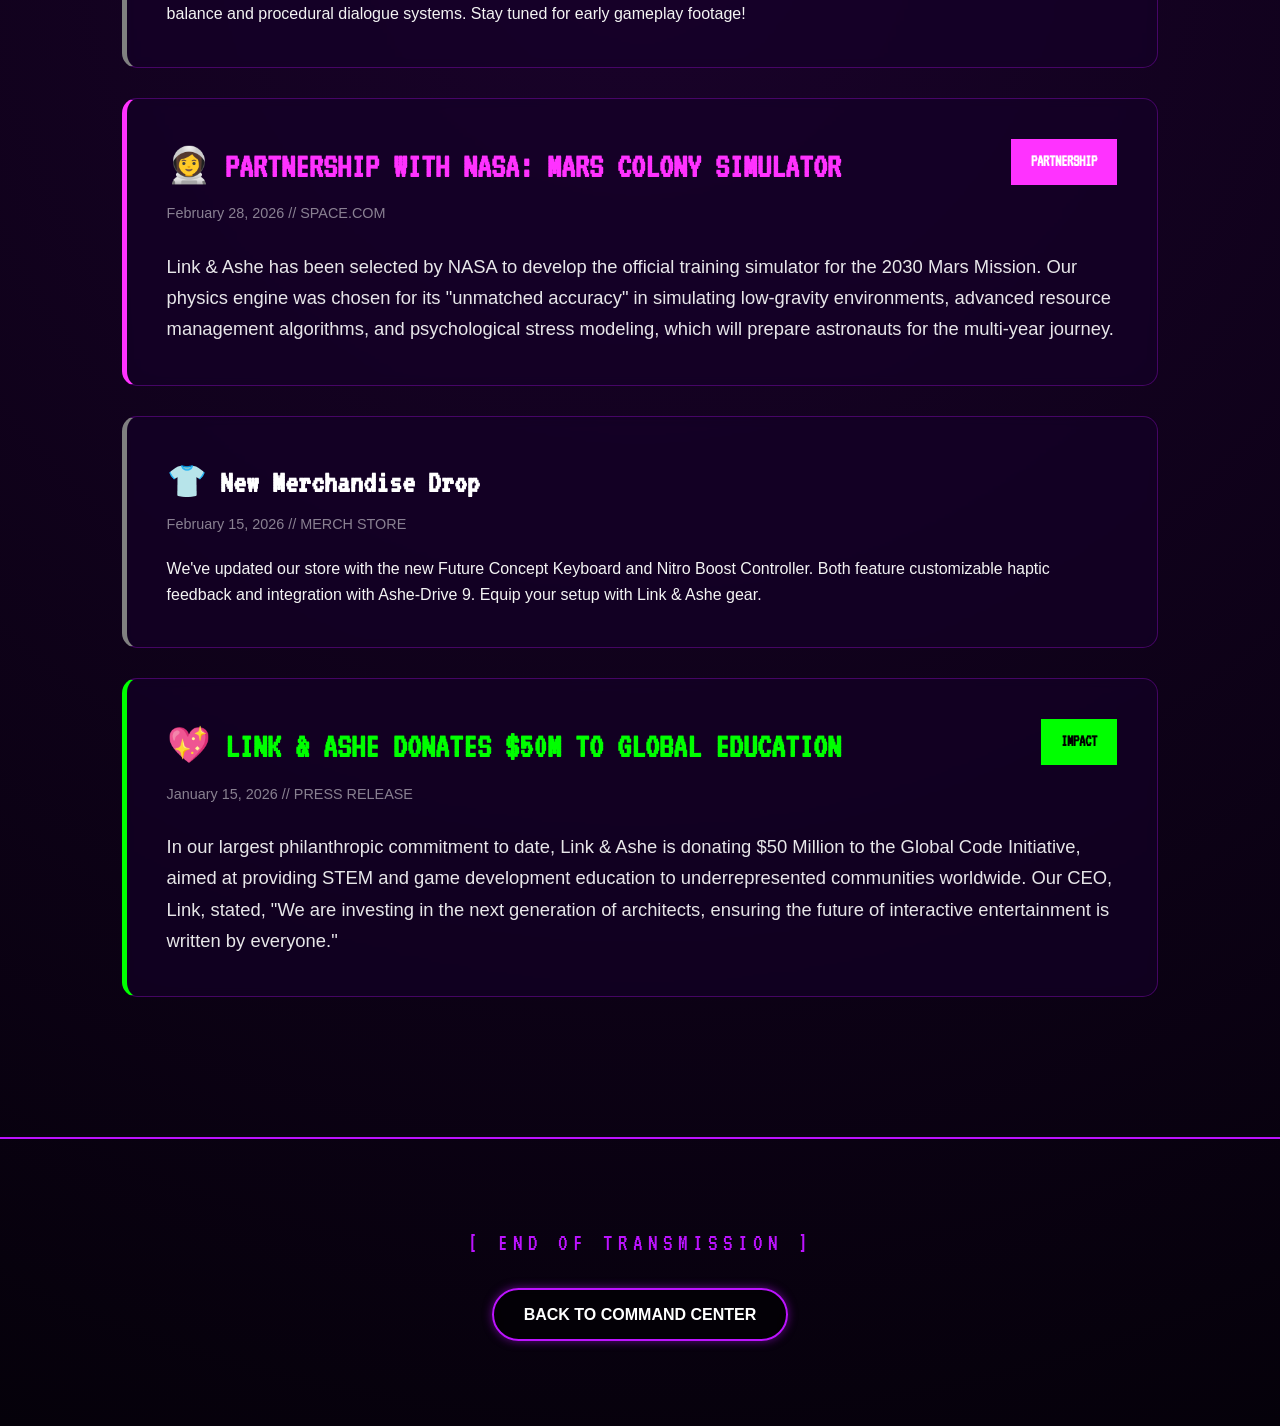
<file: news.html>
<!DOCTYPE html>
<html lang="en">
<head>
    <meta charset="UTF-8">
    <meta name="viewport" content="width=device-width, initial-scale=1.0">
    <title>Link & Ashe | News Terminal</title>
    <link href="https://fonts.googleapis.com/css2?family=VT323&family=Inter:wght@400;700&display=swap" rel="stylesheet">
    <link rel="stylesheet" href="style.css">
</head>
<body>
   <header>
    <div class="header-inner">
        <div class="logo-container">
            <img src="assets/logols.png" alt="Logo" class="mini-logo">
            <span>LINK & ASHE</span>
        </div>

        <input type="checkbox" id="menu-toggle" class="menu-toggle">
        <label for="menu-toggle" class="hamburger">
            <span></span>
            <span></span>
            <span></span>
        </label>

        <nav class="main-nav">
            <a href="index.html">HOME</a>
            <a href="media.html">MEDIA</a>
            <a href="news.html">NEWS</a>
            <a href="support.html">SUPPORT</a>
            <a href="merch.html">MERCH</a>
            <a href="info.html">INFO</a>
            
            <div class="mobile-auth">
                <a href="signin.html">SIGN IN</a>
                <a href="signup.html">SIGN UP</a>
            </div>
            
        </nav>

        <nav class="auth-links">
            <a href="signin.html">SIGN IN</a>
            <a href="signup.html">SIGN UP</a>
        </nav>
    </div>
</header>

    <div class="page-container">
        <section style="padding: 120px 5% 40px 5%; text-align: center;">
            <div class="purple-stripes" style="height: 300px; top: 0; opacity: 0.3;"></div>
            <h1 class="pixel-heading"><span class="neon-text">GLOBAL</span> BROADCAST</h1>
            <p style="color: gray; font-family: var(--font-pixel); letter-spacing: 2px;">LATEST INTEL // SECURE CONNECTION ESTABLISHED</p>
        </section>

        <section style="padding: 20px 5% 100px 5%;">
            <div class="grid-container" style="max-width: 1200px; margin: 0 auto; display: flex; flex-direction: column; gap: 30px;">
                
                <div class="glass-card" style="padding: 40px; text-align: left; border-left: 5px solid #00ffcc;">
                    <div style="display: flex; justify-content: space-between; align-items: flex-start;">
                        <div>
                            <h3 style="color: #00ffcc; margin-bottom: 5px; font-size: 2.2rem; font-family: var(--font-pixel);">
                                🌐 LINK & ASHE ACQUIRES SONY INTERACTIVE SUBSIDIARY
                            </h3>
                            <span style="color: rgba(255,255,255,0.5); font-size: 0.9rem;">March 24, 2026 // FINANCIAL TIMES</span>
                        </div>
                        <span class="btn-small" style="background: #00ffcc; color: black; font-weight: bold; padding: 10px 20px;">ACQUISITION</span>
                    </div>
                    <p style="margin-top: 25px; font-size: 1.15rem; line-height: 1.7; color: rgba(255, 255, 255, 0.9);">
                        In a shocking $4.2 Billion move that has reshaped the industry, Link & Ashe Game Development Firm has officially acquired three major AAA studios previously under Sony. This merger secures our position as the primary developer for next-gen console exclusives through 2030, integrating over 1,500 world-class developers into our ecosystem.
                    </p>
                </div>

                <div class="glass-card" style="padding: 40px; text-align: left; border-left: 5px solid var(--neon-purple);">
                    <div style="display: flex; justify-content: space-between; align-items: flex-start;">
                        <div>
                            <h3 style="color: var(--neon-purple); margin-bottom: 5px; font-size: 2.2rem; font-family: var(--font-pixel);">
                                🚀 NEW "NEURAL-LINK" ENGINE BREAKS WORLD RECORDS
                            </h3>
                            <span style="color: rgba(255,255,255,0.5); font-size: 0.9rem;">March 10, 2026 // TECHCRUNCH</span>
                        </div>
                        <span class="btn-small" style="background: var(--neon-purple); color: white; font-weight: bold; padding: 10px 20px;">R&D INNVOVATION</span>
                    </div>
                    <p style="margin-top: 25px; font-size: 1.15rem; line-height: 1.7; color: rgba(255, 255, 255, 0.9);">
                        Our proprietary development engine, "Ashe-Drive 9," has achieved a world-first milestone in partnership with NVIDIA: 16K resolution at a locked 240FPS with zero input latency. This revolutionary rendering technology, combined with our advanced AI, will power the most realistic open-world simulation ever created, "Project Chimera," set for a 2027 reveal.
                    </p>
                </div>

                <div class="glass-card" style="padding: 40px; text-align: left; border-left: 5px solid #FFD700;">
                    <div style="display: flex; justify-content: space-between; align-items: flex-start;">
                        <div>
                            <h3 style="color: #FFD700; margin-bottom: 5px; font-size: 2.2rem; font-family: var(--font-pixel);">
                                🏆 LINK & ASHE NAMED "STUDIO OF THE DECADE"
                            </h3>
                            <span style="color: rgba(255,255,255,0.5); font-size: 0.9rem;">March 01, 2026 // THE GAME AWARDS</span>
                        </div>
                        <span class="btn-small" style="background: #FFD700; color: black; font-weight: bold; padding: 10px 20px;">AWARDS</span>
                    </div>
                    <p style="margin-top: 25px; font-size: 1.15rem; line-height: 1.7; color: rgba(255, 255, 255, 0.9);">
                        We are incredibly honored to announce that Link & Ashe has been voted "Studio of the Decade" at The Game Awards 2026. This prestigious recognition, decided by a global panel of industry leaders and millions of fans, is a testament to our team's relentless pursuit of innovation, storytelling excellence, and player-first philosophy over the last ten years.
                    </p>
                </div>

                <div class="glass-card" style="padding: 40px; text-align: left; border-left: 5px solid gray;">
                    <h3 style="color: white; margin-bottom: 5px; font-size: 2.0rem; font-family: var(--font-pixel);">
                        🕹️ Project "Neon Horizon" Enters Alpha
                    </h3>
                    <span style="color: rgba(255,255,255,0.5); font-size: 0.9rem;">March 05, 2026 // DEVELOPMENT LOG</span>
                    <p style="margin-top: 20px; line-height: 1.6;">Our latest retro-cyberpunk action RPG has officially reached the Alpha phase. Internal testing begins next week, focusing on combat balance and procedural dialogue systems. Stay tuned for early gameplay footage!</p>
                </div>

                <div class="glass-card" style="padding: 40px; text-align: left; border-left: 5px solid #ff32ff;">
                    <div style="display: flex; justify-content: space-between; align-items: flex-start;">
                        <div>
                            <h3 style="color: #ff32ff; margin-bottom: 5px; font-size: 2.2rem; font-family: var(--font-pixel);">
                                👩‍🚀 PARTNERSHIP WITH NASA: MARS COLONY SIMULATOR
                            </h3>
                            <span style="color: rgba(255,255,255,0.5); font-size: 0.9rem;">February 28, 2026 // SPACE.COM</span>
                        </div>
                        <span class="btn-small" style="background: #ff32ff; color: white; font-weight: bold; padding: 10px 20px;">PARTNERSHIP</span>
                    </div>
                    <p style="margin-top: 25px; font-size: 1.15rem; line-height: 1.7; color: rgba(255, 255, 255, 0.9);">
                        Link & Ashe has been selected by NASA to develop the official training simulator for the 2030 Mars Mission. Our physics engine was chosen for its "unmatched accuracy" in simulating low-gravity environments, advanced resource management algorithms, and psychological stress modeling, which will prepare astronauts for the multi-year journey.
                    </p>
                </div>

                <div class="glass-card" style="padding: 40px; text-align: left; border-left: 5px solid gray;">
                    <h3 style="color: white; margin-bottom: 5px; font-size: 2.0rem; font-family: var(--font-pixel);">
                        👕 New Merchandise Drop
                    </h3>
                    <span style="color: rgba(255,255,255,0.5); font-size: 0.9rem;">February 15, 2026 // MERCH STORE</span>
                    <p style="margin-top: 20px; line-height: 1.6;">We've updated our store with the new Future Concept Keyboard and Nitro Boost Controller. Both feature customizable haptic feedback and integration with Ashe-Drive 9. Equip your setup with Link & Ashe gear.</p>
                </div>

                <div class="glass-card" style="padding: 40px; text-align: left; border-left: 5px solid #00ff00;">
                    <div style="display: flex; justify-content: space-between; align-items: flex-start;">
                        <div>
                            <h3 style="color: #00ff00; margin-bottom: 5px; font-size: 2.2rem; font-family: var(--font-pixel);">
                                💖 LINK & ASHE DONATES $50M TO GLOBAL EDUCATION
                            </h3>
                            <span style="color: rgba(255,255,255,0.5); font-size: 0.9rem;">January 15, 2026 // PRESS RELEASE</span>
                        </div>
                        <span class="btn-small" style="background: #00ff00; color: black; font-weight: bold; padding: 10px 20px;">IMPACT</span>
                    </div>
                    <p style="margin-top: 25px; font-size: 1.15rem; line-height: 1.7; color: rgba(255, 255, 255, 0.9);">
                        In our largest philanthropic commitment to date, Link & Ashe is donating $50 Million to the Global Code Initiative, aimed at providing STEM and game development education to underrepresented communities worldwide. Our CEO, Link, stated, "We are investing in the next generation of architects, ensuring the future of interactive entertainment is written by everyone."
                    </p>
                </div>

            </div>
        </section>

        <section class="cta-banner enhanced-height" style="border-top: 2px solid var(--neon-purple); min-height: 150px; background: none; text-align: center; display: flex; flex-direction: column; justify-content: center; align-items: center;">
            <p style="font-family: var(--font-pixel); color: var(--neon-purple); letter-spacing: 5px; font-size: 1.5rem;">[ END OF TRANSMISSION ]</p>
            <a href="index.html" class="go-to-news" style="margin-top: 25px;">BACK TO COMMAND CENTER</a>
        </section>
    </div>

    <div id="custom-cursor"></div>
    <script src="main.js"></script>
</body>
</html>
</file>
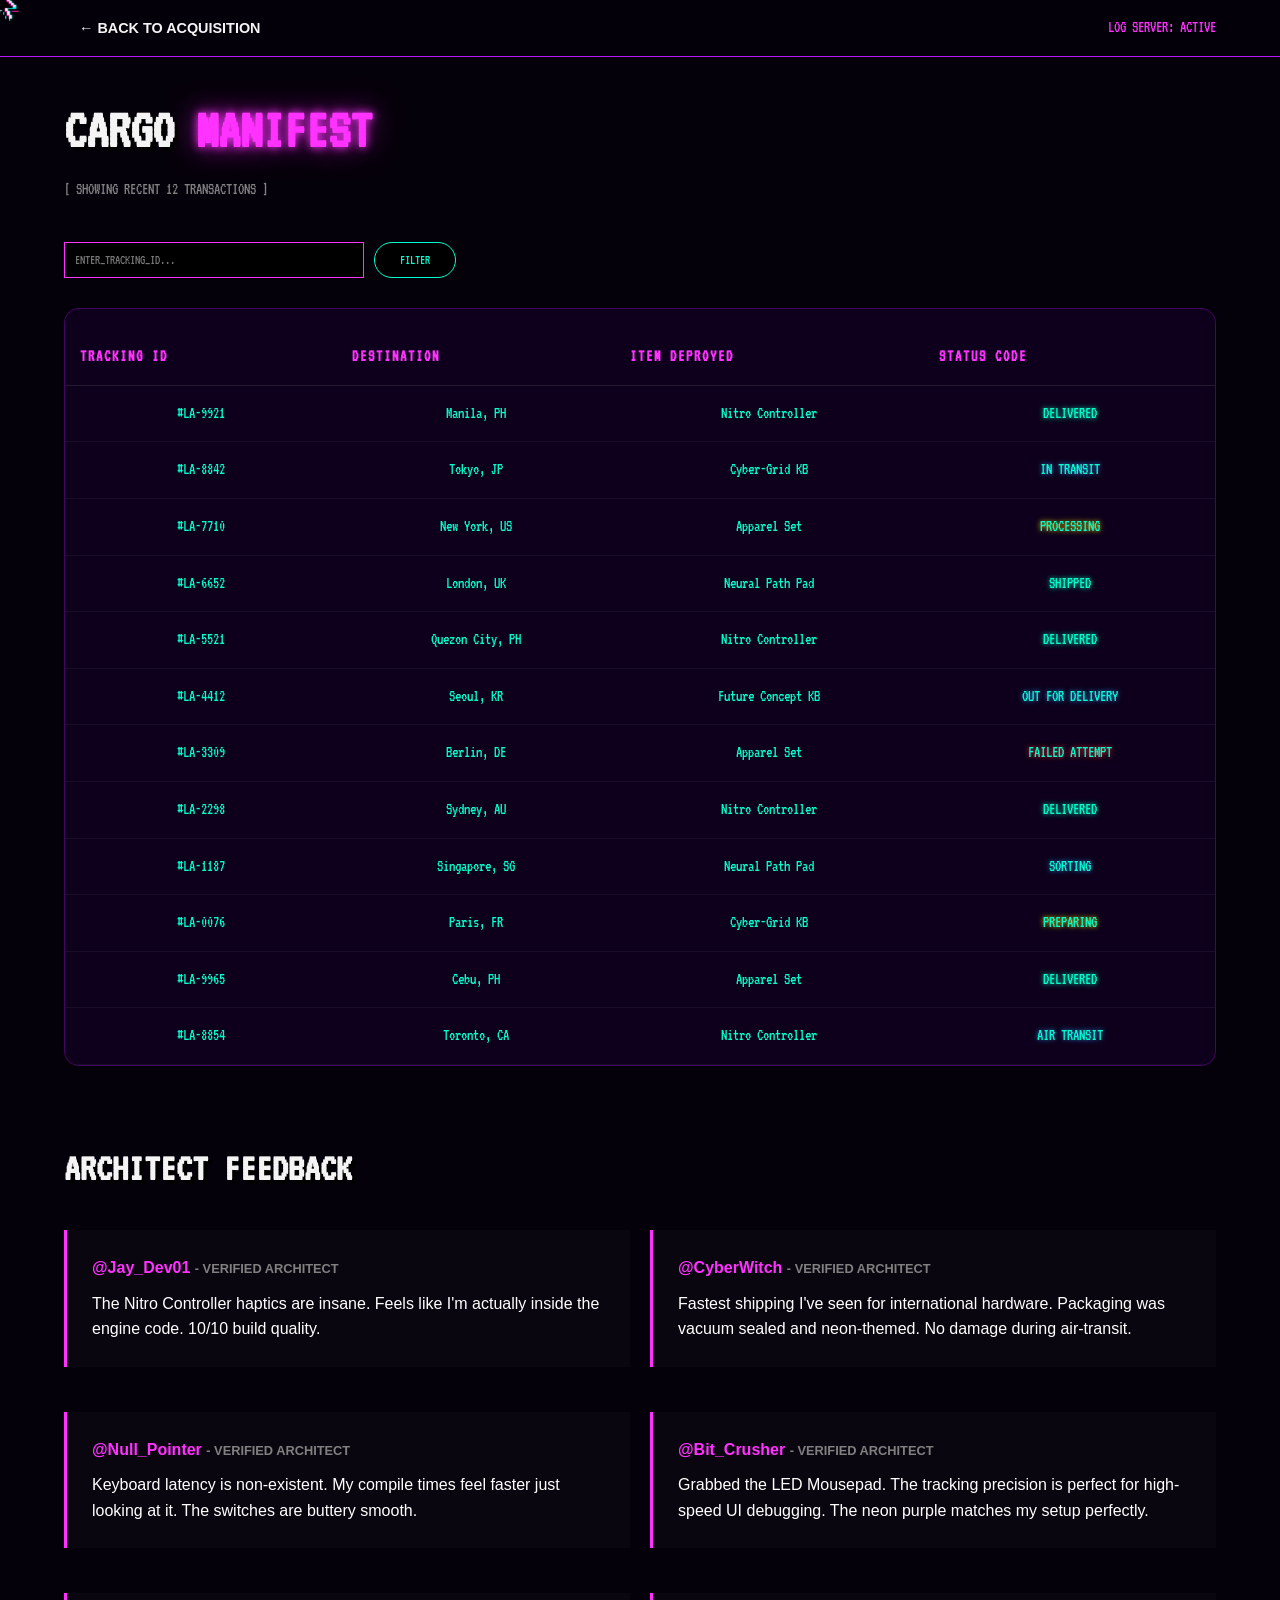
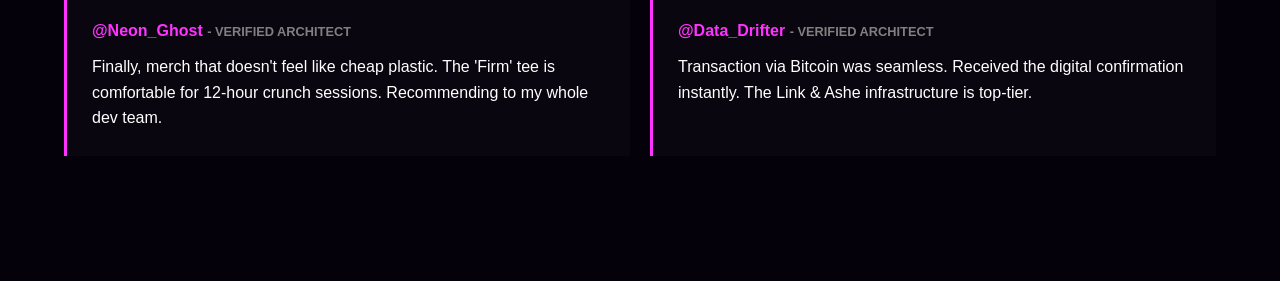
<file: shipping.html>
<!DOCTYPE html>
<html lang="en">
<head>
    <meta charset="UTF-8">
    <meta name="viewport" content="width=device-width, initial-scale=1.0">
    <title>Link & Ashe | Shipping Logs</title>
    <link href="https://fonts.googleapis.com/css2?family=VT323&family=Inter:wght@400;700&display=swap" rel="stylesheet">
    <link rel="stylesheet" href="style.css">
    <style>
        .log-table { width: 100%; border-collapse: collapse; font-family: var(--font-pixel); margin-top: 20px; }
        .log-table th { color: #ff32ff; text-align: left; padding: 15px; border-bottom: 1px solid rgba(255,255,255,0.1); text-transform: uppercase; letter-spacing: 2px; }
        .log-table td { padding: 15px; color: #00ffcc; border-bottom: 1px solid rgba(255,255,255,0.05); }
        
        /* Status Colors */
        .status-shipped { color: #00ffcc; text-shadow: 0 0 5px #00ffcc; }
        .status-pending { color: #FFD700; text-shadow: 0 0 5px #FFD700; }
        .status-failed { color: #ff3232; text-shadow: 0 0 5px #ff3232; }
        .status-transit { color: #3299ff; text-shadow: 0 0 5px #3299ff; }

        .review-card { background: rgba(255,255,255,0.02); border-left: 3px solid #ff32ff; padding: 25px; margin-bottom: 25px; transition: 0.3s; }
        .review-card:hover { background: rgba(188, 19, 254, 0.05); transform: translateX(10px); }
        
        .search-container {
            margin-bottom: 30px;
            display: flex;
            gap: 10px;
        }
        .log-input {
            background: #000; border: 1px solid #ff32ff; color: #ff32ff; 
            padding: 10px; font-family: var(--font-pixel); width: 300px; outline: none;
        }
    </style>
</head>
<body style="background: #05010a;">
    <header>
        <div class="header-inner">
            <nav><a href="merch.html">← BACK TO ACQUISITION</a></nav>
            <div style="font-family: var(--font-pixel); color: #ff32ff;">LOG SERVER: ACTIVE</div>
        </div>
    </header>

    <div class="page-container" style="padding: 100px 5%;">
        <h1 class="pixel-heading" style="font-size: 3.5rem;">CARGO <span class="neon-text">MANIFEST</span></h1>
        <p style="font-family: var(--font-pixel); color: gray; margin-bottom: 40px;">[ SHOWING RECENT 12 TRANSACTIONS ]</p>
        
        <div class="search-container">
            <input type="text" class="log-input" placeholder="ENTER_TRACKING_ID...">
            <button class="btn log-filter-btn" onclick="filterLogs()">FILTER</button>
        </div>

        <div class="glass-card" style="overflow-x: auto;">
            <table class="log-table">
                <thead>
                    <tr>
                        <th>TRACKING ID</th>
                        <th>DESTINATION</th>
                        <th>ITEM DEPROYED</th>
                        <th>STATUS CODE</th>
                    </tr>
                </thead>
                <tbody>
                    <tr><td>#LA-9921</td><td>Manila, PH</td><td>Nitro Controller</td><td class="status-shipped">DELIVERED</td></tr>
                    <tr><td>#LA-8842</td><td>Tokyo, JP</td><td>Cyber-Grid KB</td><td class="status-transit">IN TRANSIT</td></tr>
                    <tr><td>#LA-7710</td><td>New York, US</td><td>Apparel Set</td><td class="status-pending">PROCESSING</td></tr>
                    <tr><td>#LA-6652</td><td>London, UK</td><td>Neural Path Pad</td><td class="status-shipped">SHIPPED</td></tr>
                    <tr><td>#LA-5521</td><td>Quezon City, PH</td><td>Nitro Controller</td><td class="status-shipped">DELIVERED</td></tr>
                    <tr><td>#LA-4412</td><td>Seoul, KR</td><td>Future Concept KB</td><td class="status-transit">OUT FOR DELIVERY</td></tr>
                    <tr><td>#LA-3309</td><td>Berlin, DE</td><td>Apparel Set</td><td class="status-failed">FAILED ATTEMPT</td></tr>
                    <tr><td>#LA-2298</td><td>Sydney, AU</td><td>Nitro Controller</td><td class="status-shipped">DELIVERED</td></tr>
                    <tr><td>#LA-1187</td><td>Singapore, SG</td><td>Neural Path Pad</td><td class="status-transit">SORTING</td></tr>
                    <tr><td>#LA-0076</td><td>Paris, FR</td><td>Cyber-Grid KB</td><td class="status-pending">PREPARING</td></tr>
                    <tr><td>#LA-9965</td><td>Cebu, PH</td><td>Apparel Set</td><td class="status-shipped">DELIVERED</td></tr>
                    <tr><td>#LA-8854</td><td>Toronto, CA</td><td>Nitro Controller</td><td class="status-transit">AIR TRANSIT</td></tr>
                </tbody>
            </table>
        </div>

        <h2 class="pixel-heading" style="margin-top: 80px; font-size: 2.5rem;">ARCHITECT FEEDBACK</h2>
        <div style="margin-top: 40px; display: grid; grid-template-columns: repeat(auto-fit, minmax(400px, 1fr)); gap: 20px;">
            
            <div class="review-card">
                <p style="color: #ff32ff; font-weight: bold;">@Jay_Dev01 <span style="color: gray; font-size: 0.8rem;">- VERIFIED ARCHITECT</span></p>
                <p style="margin-top: 10px; color: white;">The Nitro Controller haptics are insane. Feels like I'm actually inside the engine code. 10/10 build quality.</p>
            </div>

            <div class="review-card">
                <p style="color: #ff32ff; font-weight: bold;">@CyberWitch <span style="color: gray; font-size: 0.8rem;">- VERIFIED ARCHITECT</span></p>
                <p style="margin-top: 10px; color: white;">Fastest shipping I've seen for international hardware. Packaging was vacuum sealed and neon-themed. No damage during air-transit.</p>
            </div>

            <div class="review-card">
                <p style="color: #ff32ff; font-weight: bold;">@Null_Pointer <span style="color: gray; font-size: 0.8rem;">- VERIFIED ARCHITECT</span></p>
                <p style="margin-top: 10px; color: white;">Keyboard latency is non-existent. My compile times feel faster just looking at it. The switches are buttery smooth.</p>
            </div>

            <div class="review-card">
                <p style="color: #ff32ff; font-weight: bold;">@Bit_Crusher <span style="color: gray; font-size: 0.8rem;">- VERIFIED ARCHITECT</span></p>
                <p style="margin-top: 10px; color: white;">Grabbed the LED Mousepad. The tracking precision is perfect for high-speed UI debugging. The neon purple matches my setup perfectly.</p>
            </div>

            <div class="review-card">
                <p style="color: #ff32ff; font-weight: bold;">@Neon_Ghost <span style="color: gray; font-size: 0.8rem;">- VERIFIED ARCHITECT</span></p>
                <p style="margin-top: 10px; color: white;">Finally, merch that doesn't feel like cheap plastic. The 'Firm' tee is comfortable for 12-hour crunch sessions. Recommending to my whole dev team.</p>
            </div>

            <div class="review-card">
                <p style="color: #ff32ff; font-weight: bold;">@Data_Drifter <span style="color: gray; font-size: 0.8rem;">- VERIFIED ARCHITECT</span></p>
                <p style="margin-top: 10px; color: white;">Transaction via Bitcoin was seamless. Received the digital confirmation instantly. The Link & Ashe infrastructure is top-tier.</p>
            </div>

        </div>
    </div>

    <style>
        /* OVERLAY BLACK & HOVER PURPLE BUTTON */
.log-filter-btn {
    background-color: #000000 !important; /* OVERLAY BLACK */
    color: #00ffcc; /* Cyan text for contrast */
    border: 1px solid #00ffcc;
    padding: 10px 25px;
    font-family: var(--font-pixel);
    cursor: pointer;
    transition: all 0.3s ease;
    text-transform: uppercase;
}

.log-filter-btn:hover {
    background-color: #bc13fe !important; /* HOVER PURPLE */
    color: white !important;
    border-color: #ff32ff;
    box-shadow: 0 0 20px rgba(188, 19, 254, 0.6);
    transform: translateY(-2px);
}

/* Optional: Add a "Processing" cursor effect */
.log-filter-btn:active {
    transform: scale(0.95);
    background-color: #8a0db5 !important;
}
    </style>

    <script>
        function filterLogs() {
    const input = document.querySelector('.log-input').value.toUpperCase();
    const rows = document.querySelectorAll('.log-table tbody tr');
    
    rows.forEach(row => {
        const text = row.innerText.toUpperCase();
        row.style.display = text.includes(input) ? '' : 'none';
    });
    
    console.log("LOG_SERVER: Filter applied for " + input);
}
    </script>


    <script src="main.js"></script>
</body>
</html>
</file>
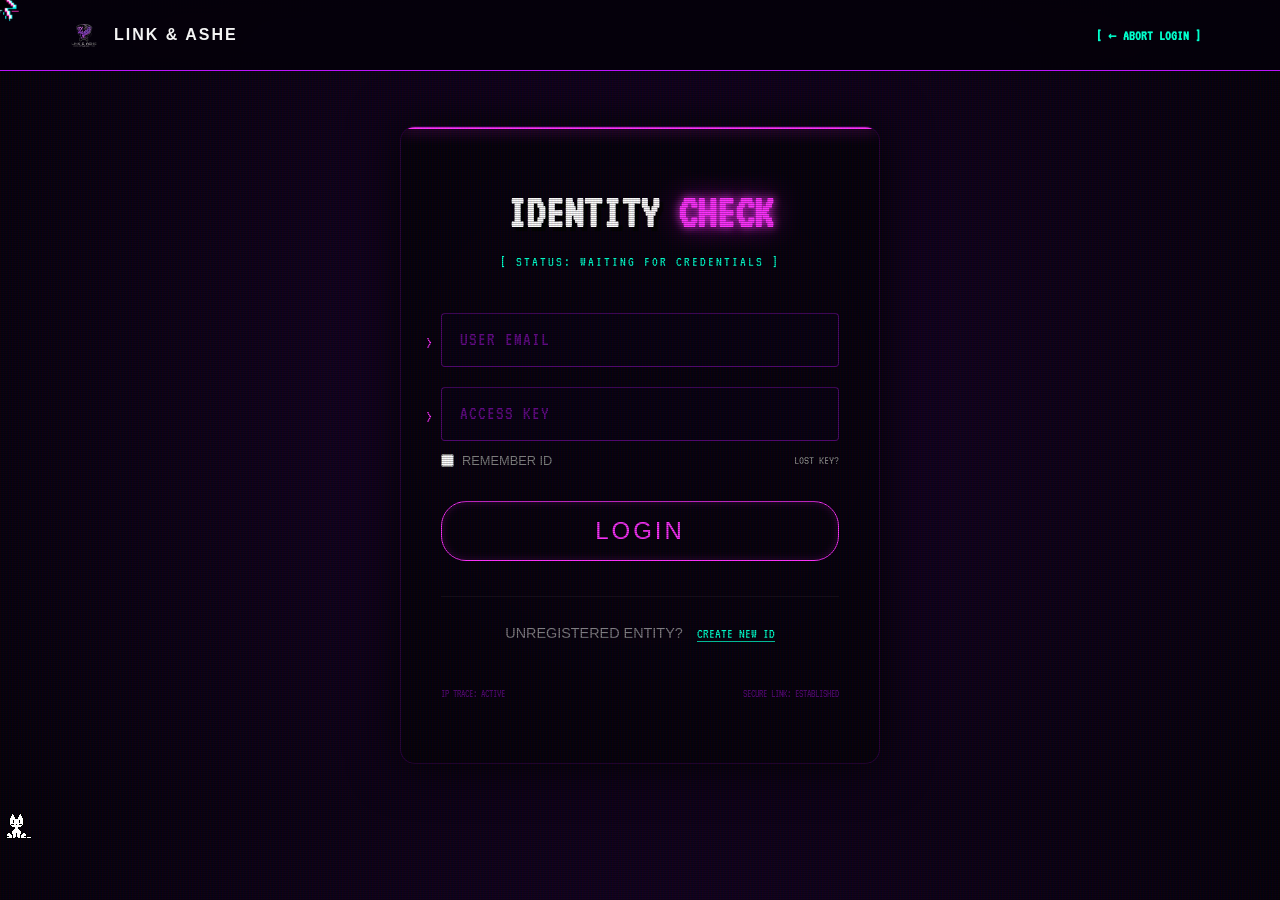
<file: signin.html>
<!DOCTYPE html>
<html lang="en">
<head>
    <meta charset="UTF-8">
    <meta name="viewport" content="width=device-width, initial-scale=1.0">
    <title>Link & Ashe | Identity Verification</title>
    <link href="https://fonts.googleapis.com/css2?family=VT323&family=Inter:wght@400;700&display=swap" rel="stylesheet">
    <link rel="stylesheet" href="style.css">
    <style>
        body {
            background-image: radial-gradient(circle at 50% 50%, #1a022d 0%, #05010a 100%);
            overflow: hidden;
        }
        
        /* Scanline Overlay for the whole page */
        body::before {
            content: " ";
            display: block;
            position: absolute;
            top: 0; left: 0; bottom: 0; right: 0;
            background: linear-gradient(rgba(18, 16, 16, 0) 50%, rgba(0, 0, 0, 0.25) 50%), 
                        linear-gradient(90deg, rgba(255, 0, 0, 0.06), rgba(0, 255, 0, 0.02), rgba(0, 0, 255, 0.06));
            z-index: 2;
            background-size: 100% 2px, 3px 100%;
            pointer-events: none;
        }

        .auth-form {
            display: flex; 
            flex-direction: column; 
            gap: 20px;
            position: relative;
            z-index: 5;
        }

        .auth-input {
            width: 100%; 
            padding: 18px; 
            border-radius: 4px; 
            border: 1px solid rgba(188, 19, 254, 0.4);
            background: rgba(10, 2, 20, 0.8); 
            color: #00ffcc; 
            outline: none; 
            transition: 0.3s;
            font-family: 'Inter', sans-serif;
            letter-spacing: 1px;
        }

        .auth-input:focus { 
            border-color: #ff32ff;
            box-shadow: 0 0 15px rgba(255, 50, 255, 0.3);
            background: rgba(20, 5, 40, 0.9);
        }

        .auth-input::placeholder {
            color: rgba(188, 19, 254, 0.5);
            font-family: 'VT323', monospace;
            font-size: 1.2rem;
        }

        /* Scanning Animation for the card */
        .scanner-bar {
            width: 100%;
            height: 2px;
            background: #ff32ff;
            position: absolute;
            top: 0;
            left: 0;
            box-shadow: 0 0 15px #ff32ff;
            animation: scan-move 4s linear infinite;
            z-index: 10;
        }

        @keyframes scan-move {
            0% { top: 0%; opacity: 0; }
            10% { opacity: 1; }
            90% { opacity: 1; }
            100% { top: 100%; opacity: 0; }
        }
    </style>
</head>
<body>
    <header>
    <div class="header-inner">
        <div class="logo-container">
            <img src="assets/logols.png" alt="Logo" class="mini-logo">
            <span>LINK & ASHE</span>
        </div>

        <input type="checkbox" id="menu-toggle" class="menu-toggle">
        <label for="menu-toggle" class="hamburger">
            <span></span>
            <span></span>
            <span></span>
        </label>

        <nav class="main-nav">
            <a href="index.html" style="font-family: var(--font-pixel); color: #00ffcc;">[ ← ABORT LOGIN ]</a>
        </nav>

</header>

    <div class="page-container" style="display: flex; align-items: center; justify-content: center; min-height: 90vh;">
        <div class="glass-card" style="width: 100%; max-width: 480px; padding: 60px 40px; border: 1px solid rgba(188,19,254,0.2); position: relative; overflow: hidden; background: rgba(5, 1, 10, 0.85); box-shadow: 0 0 50px rgba(0,0,0,1);">
            
            <div class="scanner-bar"></div>
            
            <div style="text-align: center; margin-bottom: 40px;">
                <h1 class="pixel-heading" style="font-size: 3rem; color: white; margin-bottom: 10px;">IDENTITY <span class="neon-text">CHECK</span></h1>
                <div style="font-family: var(--font-pixel); color: #00ffcc; letter-spacing: 2px; font-size: 0.9rem;">
                    [ STATUS: WAITING FOR CREDENTIALS ]
                </div>
            </div>
            
            <form class="auth-form" action="index.html">
                <div style="position: relative;">
                    <span style="position: absolute; left: -15px; top: 18px; color: #ff32ff; font-family: var(--font-pixel);">></span>
                    <input type="email" class="auth-input" placeholder="USER EMAIL" required>
                </div>
                
                <div style="position: relative;">
                    <span style="position: absolute; left: -15px; top: 18px; color: #ff32ff; font-family: var(--font-pixel);">></span>
                    <input type="password" class="auth-input" placeholder="ACCESS KEY" required>
                </div>

                <div style="display: flex; justify-content: space-between; align-items: center; margin-top: -10px; margin-bottom: 10px;">
                    <label style="color: gray; font-size: 0.8rem; display: flex; align-items: center; gap: 8px; cursor: pointer;">
                        <input type="checkbox" style="accent-color: var(--neon-purple);"> REMEMBER ID
                    </label>
                    <a href="#" style="color: gray; font-size: 0.8rem; text-decoration: none; font-family: var(--font-pixel);">LOST KEY?</a>
                </div>

                <button type="submit" class="btn" style="width: 100%; font-size: 1.5rem; letter-spacing: 3px; padding: 15px; background: none; border: 1px solid #ff32ff; color: #ff32ff; box-shadow: inset 0 0 10px rgba(255, 50, 255, 0.2);">
                    LOGIN
                </button>
            </form>

            <div style="text-align: center; margin-top: 35px; border-top: 1px solid rgba(255,255,255,0.05); padding-top: 25px;">
                <p style="color: rgba(255,255,255,0.5); font-size: 0.9rem;">
                    UNREGISTERED ENTITY? 
                    <a href="signup.html" style="color: #00ffcc; text-decoration: none; font-family: var(--font-pixel); margin-left: 10px; border-bottom: 1px solid #00ffcc;">CREATE NEW ID</a>
                </p>
            </div>

            <div style="margin-top: 40px; display: flex; justify-content: space-between; font-family: var(--font-pixel); font-size: 0.7rem; color: rgba(188, 19, 254, 0.4);">
                <span>IP TRACE: ACTIVE</span>
                <span>SECURE LINK: ESTABLISHED</span>
            </div>
        </div>
    </div>

    <script src="main.js"></script>
</body>
</html>
</file>
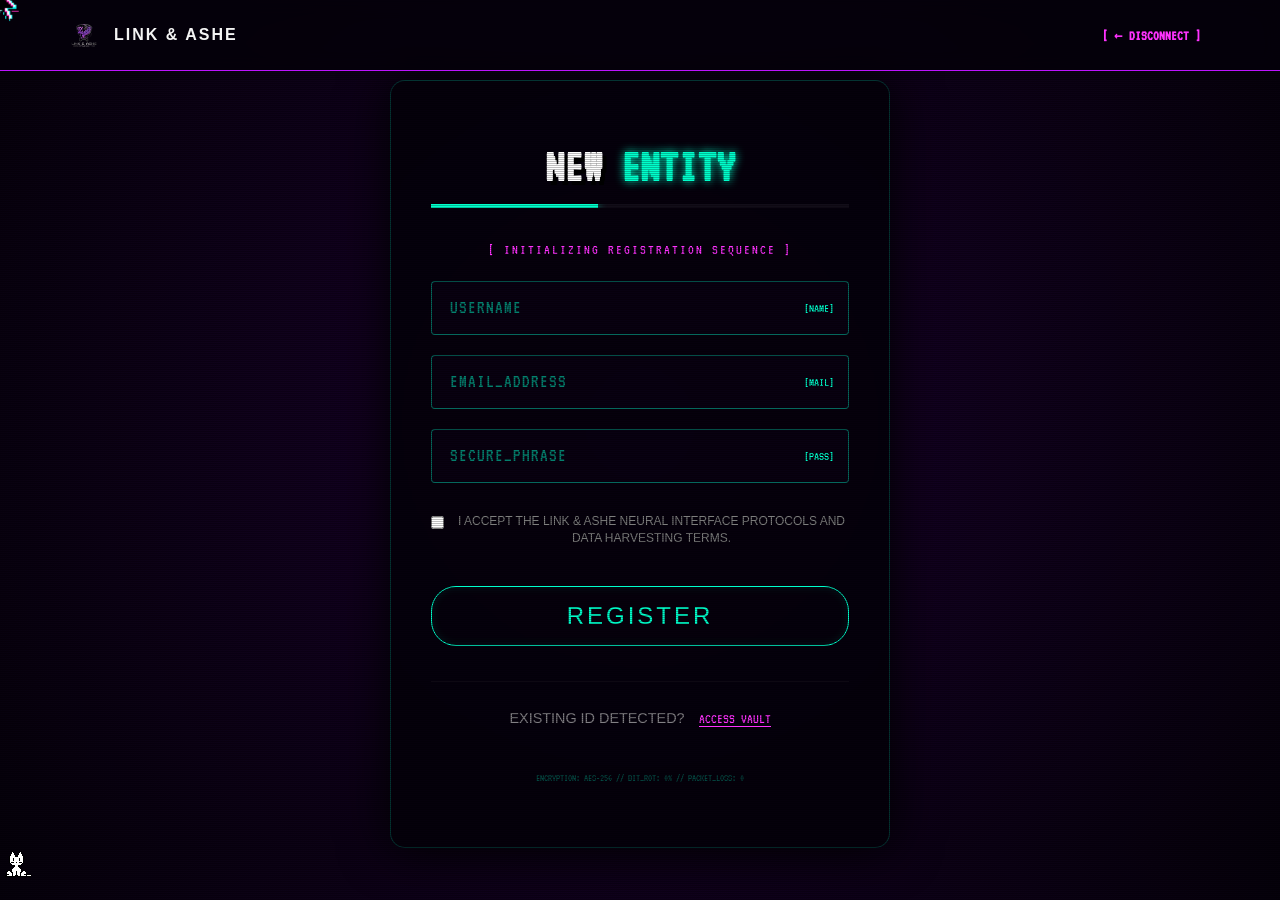
<file: signup.html>
<!DOCTYPE html>
<html lang="en">
<head>
    <meta charset="UTF-8">
    <meta name="viewport" content="width=device-width, initial-scale=1.0">
    <title>Link & Ashe | Initialize Identity</title>
    <link href="https://fonts.googleapis.com/css2?family=VT323&family=Inter:wght@400;700&display=swap" rel="stylesheet">
    <link rel="stylesheet" href="style.css">
    <style>
        body {
            background-image: radial-gradient(circle at 50% 50%, #1a022d 0%, #05010a 100%);
            overflow: hidden;
        }

        /* Ambient scanlines */
        body::before {
            content: " ";
            display: block;
            position: absolute;
            top: 0; left: 0; bottom: 0; right: 0;
            background: linear-gradient(rgba(18, 16, 16, 0) 50%, rgba(0, 0, 0, 0.25) 50%);
            z-index: 2;
            background-size: 100% 2px;
            pointer-events: none;
        }

        .auth-form {
            display: flex; 
            flex-direction: column; 
            gap: 20px;
            position: relative;
            z-index: 5;
        }

        .auth-input {
            width: 100%; 
            padding: 18px; 
            border-radius: 4px; 
            border: 1px solid rgba(0, 255, 204, 0.4); /* Teal theme for creation */
            background: rgba(10, 2, 20, 0.8); 
            color: #ff32ff; 
            outline: none; 
            transition: 0.3s;
            font-family: 'Inter', sans-serif;
            letter-spacing: 1px;
        }

        .auth-input:focus { 
            border-color: #00ffcc;
            box-shadow: 0 0 15px rgba(0, 255, 204, 0.3);
            background: rgba(5, 30, 30, 0.9);
        }

        .auth-input::placeholder {
            color: rgba(0, 255, 204, 0.5);
            font-family: 'VT323', monospace;
            font-size: 1.2rem;
        }

        /* Initializing Pulse Bar */
        .init-bar {
            width: 100%;
            height: 4px;
            background: rgba(255,255,255,0.05);
            position: relative;
            margin-bottom: 30px;
            overflow: hidden;
        }
        .init-progress {
            width: 40%;
            height: 100%;
            background: #00ffcc;
            box-shadow: 0 0 10px #00ffcc;
            animation: loading-pulse 3s ease-in-out infinite;
        }

        @keyframes loading-pulse {
            0% { transform: translateX(-100%); }
            100% { transform: translateX(300%); }
        }
    </style>
</head>
<body>
   <header>
    <div class="header-inner">
        <div class="logo-container">
            <img src="assets/logols.png" alt="Logo" class="mini-logo">
            <span>LINK & ASHE</span>
        </div>

        <input type="checkbox" id="menu-toggle" class="menu-toggle">
        <label for="menu-toggle" class="hamburger">
            <span></span>
            <span></span>
            <span></span>
        </label>

        <nav class="main-nav">
            <a href="index.html" style="font-family: var(--font-pixel); color: #ff32ff;">[ ← DISCONNECT ]</a>
        </nav>

    </div>
</header>

    <div class="page-container" style="display: flex; align-items: center; justify-content: center; min-height: 90vh;">
        <div class="glass-card" style="width: 100%; max-width: 500px; padding: 60px 40px; border: 1px solid rgba(0, 255, 204, 0.2); position: relative; background: rgba(5, 1, 10, 0.9); box-shadow: 0 0 50px rgba(0,0,0,1);">
            
            <div style="text-align: center; margin-bottom: 20px;">
                <h1 class="pixel-heading" style="font-size: 3rem; color: white; margin-bottom: 10px;">NEW <span class="neon-text" style="color: #00ffcc; text-shadow: 0 0 10px #00ffcc;">ENTITY</span></h1>
                <div class="init-bar"><div class="init-progress"></div></div>
                <div style="font-family: var(--font-pixel); color: #ff32ff; letter-spacing: 2px; font-size: 0.9rem;">
                    [ INITIALIZING REGISTRATION SEQUENCE ]
                </div>
            </div>
            
            <form class="auth-form" action="index.html">
                <div style="position: relative;">
                    <span style="position: absolute; right: 15px; top: 18px; color: #00ffcc; font-family: var(--font-pixel); font-size: 0.8rem;">[NAME]</span>
                    <input type="text" class="auth-input" placeholder="USERNAME" required>
                </div>
                
                <div style="position: relative;">
                    <span style="position: absolute; right: 15px; top: 18px; color: #00ffcc; font-family: var(--font-pixel); font-size: 0.8rem;">[MAIL]</span>
                    <input type="email" class="auth-input" placeholder="EMAIL_ADDRESS" required>
                </div>

                <div style="position: relative;">
                    <span style="position: absolute; right: 15px; top: 18px; color: #00ffcc; font-family: var(--font-pixel); font-size: 0.8rem;">[PASS]</span>
                    <input type="password" class="auth-input" placeholder="SECURE_PHRASE" required>
                </div>

                <div style="margin: 10px 0;">
                    <label style="color: gray; font-size: 0.75rem; display: flex; align-items: flex-start; gap: 10px; cursor: pointer; line-height: 1.4;">
                        <input type="checkbox" style="accent-color: #00ffcc; margin-top: 3px;" required> 
                        I ACCEPT THE LINK & ASHE NEURAL INTERFACE PROTOCOLS AND DATA HARVESTING TERMS.
                    </label>
                </div>

                <button type="submit" class="btn" style="width: 100%; font-size: 1.5rem; letter-spacing: 3px; padding: 15px; background: none; border: 1px solid #00ffcc; color: #00ffcc; box-shadow: inset 0 0 10px rgba(0, 255, 204, 0.1); margin-top: 10px;">
                    REGISTER
                </button>
            </form>

            <div style="text-align: center; margin-top: 35px; border-top: 1px solid rgba(255,255,255,0.05); padding-top: 25px;">
                <p style="color: rgba(255,255,255,0.5); font-size: 0.9rem;">
                    EXISTING ID DETECTED? 
                    <a href="signin.html" style="color: #ff32ff; text-decoration: none; font-family: var(--font-pixel); margin-left: 10px; border-bottom: 1px solid #ff32ff;">ACCESS VAULT</a>
                </p>
            </div>

            <div style="margin-top: 40px; font-family: var(--font-pixel); font-size: 0.65rem; color: rgba(0, 255, 204, 0.3); text-align: center;">
                ENCRYPTION: AES-256 // BIT_ROT: 0% // PACKET_LOSS: 0
            </div>
        </div>
    </div>

    <script src="main.js"></script>
</body>
</html>
</file>
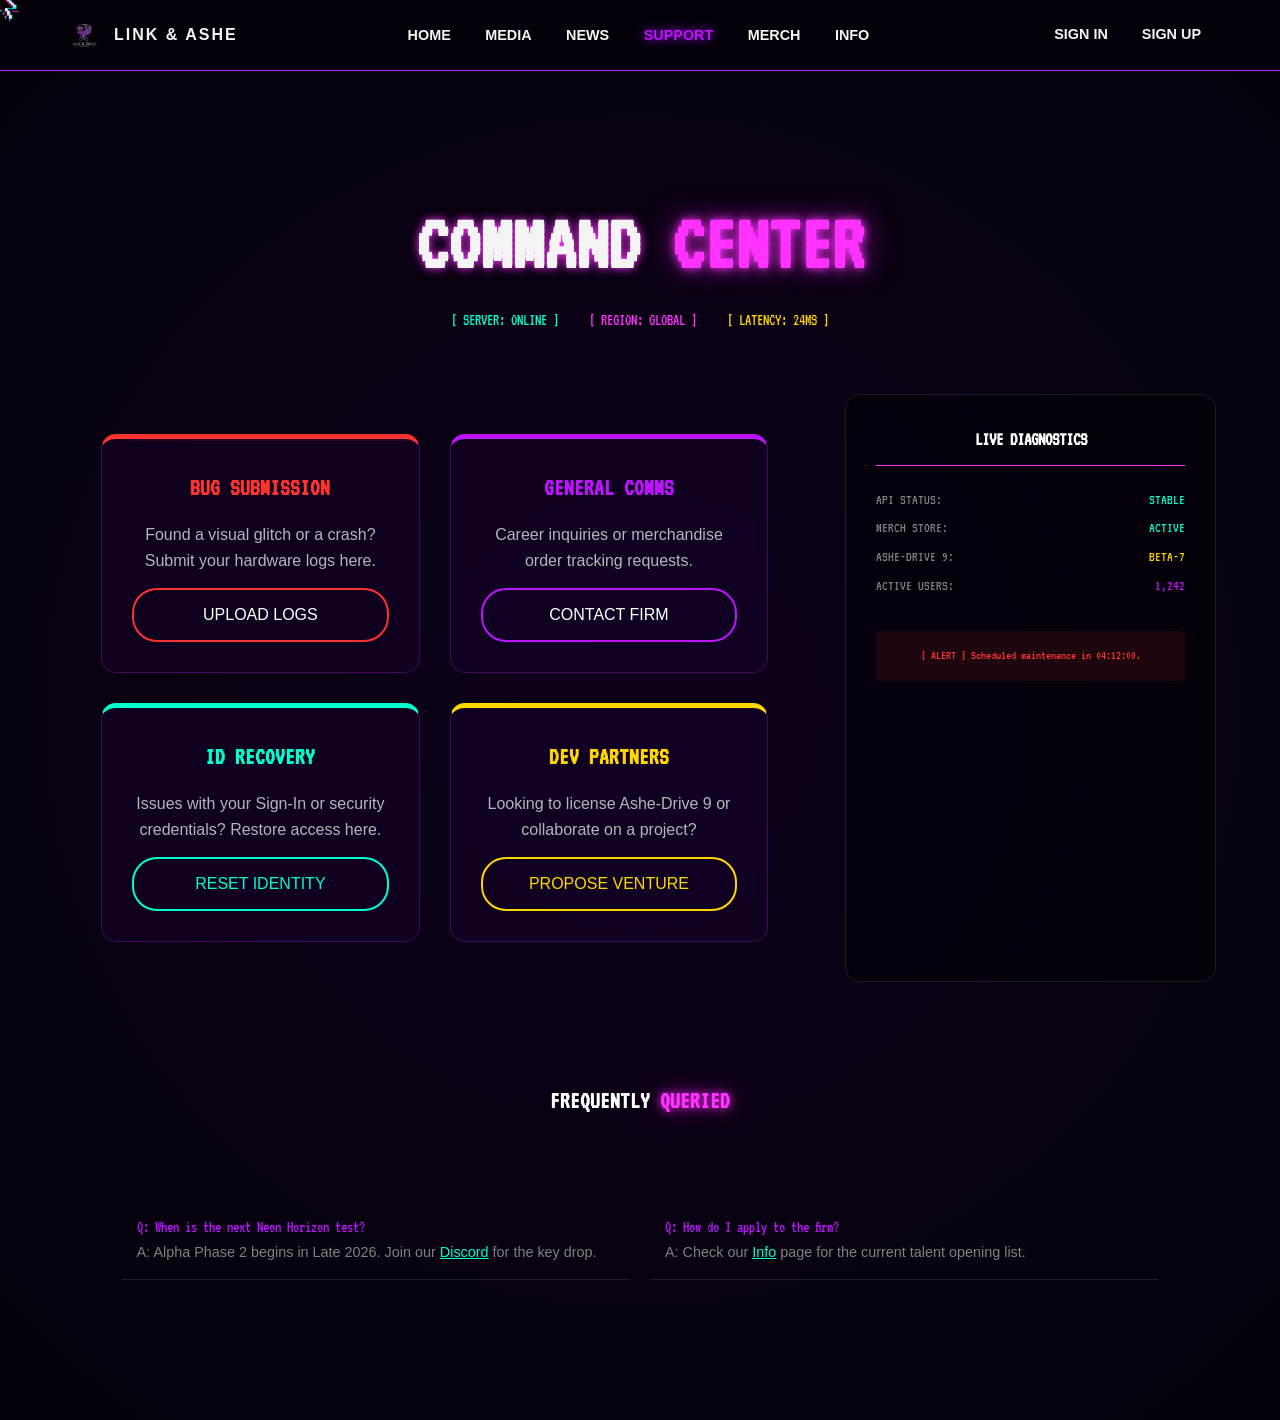
<file: support.html>
<!DOCTYPE html>
<html lang="en">
<head>
    <meta charset="UTF-8">
    <meta name="viewport" content="width=device-width, initial-scale=1.0">
    <title>Link & Ashe | Support Terminal</title>
    <link href="https://fonts.googleapis.com/css2?family=VT323&family=Inter:wght@400;700&display=swap" rel="stylesheet">
    <link rel="stylesheet" href="style.css">
</head>
<body style="background-image: radial-gradient(circle at 50% 50%, #0d011a 0%, #05010a 100%);">
    <header>
    <div class="header-inner">
        <div class="logo-container">
            <img src="assets/logols.png" alt="Logo" class="mini-logo">
            <span>LINK & ASHE</span>
        </div>

        <input type="checkbox" id="menu-toggle" class="menu-toggle">
        <label for="menu-toggle" class="hamburger">
            <span></span>
            <span></span>
            <span></span>
        </label>

        <nav class="main-nav">
            <a href="index.html">HOME</a>
            <a href="media.html">MEDIA</a>
            <a href="news.html">NEWS</a>
            <a href="support.html">SUPPORT</a>
            <a href="merch.html">MERCH</a>
            <a href="info.html">INFO</a>
            
            <div class="mobile-auth">
                <a href="signin.html">SIGN IN</a>
                <a href="signup.html">SIGN UP</a>
            </div>
            
        </nav>

        <nav class="auth-links">
            <a href="signin.html">SIGN IN</a>
            <a href="signup.html">SIGN UP</a>
        </nav>
    </div>
</header>

    <div class="page-container">
        <section style="padding: 120px 5% 40px 5%; text-align: center; position: relative;">
            <h1 class="pixel-heading" style="font-size: 5rem; text-shadow: 0 0 10px #ff32ff;">COMMAND <span class="neon-text">CENTER</span></h1>
            <div style="display: flex; justify-content: center; gap: 30px; margin-top: 20px; font-family: var(--font-pixel);">
                <span style="color: #00ffcc;">[ SERVER: ONLINE ]</span>
                <span style="color: #ff32ff;">[ REGION: GLOBAL ]</span>
                <span style="color: #FFD700;">[ LATENCY: 24MS ]</span>
            </div>
        </section>

        <section style="padding: 20px 5% 100px 5%; display: grid; grid-template-columns: 2fr 1fr; gap: 40px; max-width: 1400px; margin: 0 auto;">
            
            <div class="grid-container" style="display: grid; grid-template-columns: repeat(auto-fit, minmax(300px, 1fr)); gap: 30px;">
                
                <div class="glass-card secure-file" style="padding: 30px; border-top: 5px solid #ff3232;">
                    <div class="security-scanline" style="background: rgba(255,50,50,0.1);"></div>
                    <h2 style="font-family: var(--font-pixel); color: #ff3232;">BUG SUBMISSION</h2>
                    <p style="color: rgba(255,255,255,0.7); margin: 15px 0;">Found a visual glitch or a crash? Submit your hardware logs here.</p>
                    <a href="https://discord.gg/aEH9DWtbKK" class="btn" style="border-color: #ff3232; width: 100%; display: block; text-align: center;">UPLOAD LOGS</a>
                </div>

                <div class="glass-card secure-file" style="padding: 30px; border-top: 5px solid var(--neon-purple);">
                    <h2 style="font-family: var(--font-pixel); color: var(--neon-purple);">GENERAL COMMS</h2>
                    <p style="color: rgba(255,255,255,0.7); margin: 15px 0;">Career inquiries or merchandise order tracking requests.</p>
                    <a href="https://discord.gg/aEH9DWtbKK" class="btn" style="width: 100%; display: block; text-align: center;">CONTACT FIRM</a>
                </div>

                <div class="glass-card secure-file" style="padding: 30px; border-top: 5px solid #00ffcc;">
                    <h2 style="font-family: var(--font-pixel); color: #00ffcc;">ID RECOVERY</h2>
                    <p style="color: rgba(255,255,255,0.7); margin: 15px 0;">Issues with your Sign-In or security credentials? Restore access here.</p>
                    <a href="https://discord.gg/aEH9DWtbKK" class="btn" style="border-color: #00ffcc; color: #00ffcc; width: 100%; display: block; text-align: center;">RESET IDENTITY</a>
                </div>

                <div class="glass-card secure-file" style="padding: 30px; border-top: 5px solid #FFD700;">
                    <h2 style="font-family: var(--font-pixel); color: #FFD700;">DEV PARTNERS</h2>
                    <p style="color: rgba(255,255,255,0.7); margin: 15px 0;">Looking to license Ashe-Drive 9 or collaborate on a project?</p>
                    <a href="https://discord.gg/aEH9DWtbKK" class="btn" style="border-color: #FFD700; color: #FFD700; width: 100%; display: block; text-align: center;">PROPOSE VENTURE</a>
                </div>
            </div>

            <div class="glass-card" style="padding: 30px; border: 1px solid rgba(255,255,255,0.1); background: rgba(0,0,0,0.4);">
                <h3 style="font-family: var(--font-pixel); color: white; border-bottom: 1px solid #ff32ff; padding-bottom: 10px; margin-bottom: 20px;">LIVE DIAGNOSTICS</h3>
                
                <div style="font-family: var(--font-pixel); font-size: 0.9rem; line-height: 2;">
                    <div style="display: flex; justify-content: space-between;">
                        <span style="color: gray;">API STATUS:</span>
                        <span style="color: #00ffcc;">STABLE</span>
                    </div>
                    <div style="display: flex; justify-content: space-between;">
                        <span style="color: gray;">MERCH STORE:</span>
                        <span style="color: #00ffcc;">ACTIVE</span>
                    </div>
                    <div style="display: flex; justify-content: space-between;">
                        <span style="color: gray;">ASHE-DRIVE 9:</span>
                        <span style="color: #FFD700;">BETA-7</span>
                    </div>
                    <div style="display: flex; justify-content: space-between;">
                        <span style="color: gray;">ACTIVE USERS:</span>
                        <span style="color: var(--neon-purple);">1,242</span>
                    </div>
                </div>

                <div style="margin-top: 30px; padding: 15px; background: rgba(255,50,50,0.1); border-radius: 5px;">
                    <p style="color: #ff3232; font-family: var(--font-pixel); font-size: 0.8rem;">
                        [ ALERT ] Scheduled maintenance in 04:12:00.
                    </p>
                </div>
            </div>
        </section>

        <section style="padding: 0 5% 100px 5%; max-width: 1400px; margin: 0 auto;">
            <h2 style="font-family: var(--font-pixel); color: white; margin-bottom: 40px; text-align: center;">FREQUENTLY <span class="neon-text">QUERIED</span></h2>
            <div class="grid-container" style="display: grid; grid-template-columns: repeat(auto-fit, minmax(400px, 1fr)); gap: 20px;">
                <div style="border-bottom: 1px solid rgba(255,255,255,0.1); padding: 15px;">
                    <p style="color: var(--neon-purple); font-family: var(--font-pixel);">Q: When is the next Neon Horizon test?</p>
                    <p style="color: gray; font-size: 0.9rem;">A: Alpha Phase 2 begins in Late 2026. Join our <a href="https://discord.gg/aEH9DWtbKK" style="color: #00ffcc; text-decoration: underline;">Discord</a> for the key drop.</p>
                </div>
                <div style="border-bottom: 1px solid rgba(255,255,255,0.1); padding: 15px;">
                    <p style="color: var(--neon-purple); font-family: var(--font-pixel);">Q: How do I apply to the firm?</p>
                    <p style="color: gray; font-size: 0.9rem;">A: Check our <a href="info.html" style="color: #00ffcc; text-decoration: underline;">Info</a> page for the current talent opening list.</p>
                </div>
            </div>
        </section>
    </div>

    <style>
        .secure-file {
            transition: 0.3s;
            position: relative;
            overflow: hidden;
        }
        .secure-file:hover {
            transform: scale(1.03);
            background: rgba(188, 19, 254, 0.05);
        }
        .security-scanline {
            width: 100%;
            height: 2px;
            position: absolute;
            top: 0;
            animation: scan 6s linear infinite;
        }
        @keyframes scan {
            0% { top: 0; }
            100% { top: 100%; }
        }
    </style>

    <div id="custom-cursor"></div>
    <script src="main.js"></script>
</body>
</html>
</file>
<file: style.css>
/* --- Global Variables & Reset --- */
:root {
    --neon-purple: #bc13fe;
    --dark-bg: #05010a;
    --glass-bg: rgba(20, 0, 40, 0.6);
    --text-light: #f4f4f4;
    --font-main: 'Segoe UI', Tahoma, Geneva, Verdana, sans-serif;
    --font-pixel: 'VT323', monospace;
    /* Required for the arcade look */
}

* {
    margin: 0;
    padding: 0;
    box-sizing: border-box;
}

body {
    font-family: var(--font-main);
    background-color: var(--dark-bg);
    color: var(--text-light);
    line-height: 1.6;
    overflow-x: hidden;
    background-image: radial-gradient(circle at 50% 50%, #1a022b 0%, var(--dark-bg) 100%);
}

/* --- Navigation --- */
header {
    display: flex;
    justify-content: space-between;
    align-items: center;
    padding: 15px 5%;
    background: rgba(5, 1, 10, 0.9);
    border-bottom: 1px solid var(--neon-purple);
    position: absolute;
    /* CHANGED: This makes it stay at the top (disappears on scroll) */
    width: 100%;
    top: 0;
    z-index: 1000;
    backdrop-filter: blur(10px);
}

.header-inner {
    display: flex;
    justify-content: space-between;
    align-items: center;
    width: 100%;
}

nav a {
    color: var(--text-light);
    text-decoration: none;
    margin: 0 15px;
    font-size: 0.9rem;
    text-transform: uppercase;
    font-weight: 600;
    transition: all 0.3s ease;
}

nav a:hover,
nav a.active {
    color: var(--neon-purple);
    text-shadow: 0 0 10px var(--neon-purple);
}

.mini-logo {
    width: 50px;
    /* Adjust the size of the mini-logo */
    height: auto;
}

.auth-links {
    font-size: 0.9rem;
    color: var(--text-light);
    text-transform: uppercase;
    font-weight: 600;
}

/* --- Hero Section Container --- */
.hero {
    position: relative;
    height: 100vh;
    display: flex;
    flex-direction: column;
    justify-content: center;
    align-items: center;
    text-align: center;
    padding: 0 20px;
    /* The base background image */
    background: url('assets/gamedevbg.png') center/cover no-repeat;
    overflow: hidden;
    /* Ensures all text/buttons stay on top of the background layers */
    z-index: 1;
}

/* --- Background Overlay & Glowing Stripes --- */
.purple-stripes {
    position: absolute;
    top: 0;
    left: 0;
    width: 100%;
    height: 100%;
    background-color: rgba(188, 19, 254, 0.15);
    background-image: linear-gradient(225deg,
            #ff32ff 0%, #ff32ff 2%,
            transparent 5%, transparent 4%,
            #ff32ff 4%, #ff32ff 6%,
            transparent 10%, transparent 8%,
            #ff32ff 8%, #ff32ff 10%,
            transparent 15%);
    background-repeat: no-repeat;
    pointer-events: none;

    /* This sits ABOVE the gifs but BELOW the text */
    z-index: 5;
    filter: drop-shadow(0 0 15px #ff32ff) drop-shadow(0 0 30px rgba(255, 50, 255, 0.5));
}

/* --- 3. Text, Buttons, & Center Logo (Top Layer) --- */
.hero-text,
.pixel-heading,
.main-cta,
.center-logo {
    position: relative;
    /* This ensures they stay on the very top */
    z-index: 10;
}

.pixel-heading {
    font-family: var(--font-pixel);
    font-size: 4.5rem;
    line-height: 1.1;
    text-shadow: 4px 4px 0px #000;
    margin-bottom: 15px;
    z-index: 10;
}

.center-logo img {
    width: 200px;
    /* Adjust the size of the center logo */
    height: auto;
    margin-bottom: 20px;
}

/* --- Overlay Graphic Adjustments --- */
.overlay-graphic {
    position: absolute;
    /* CHANGED: Set to 1 so it sits UNDER the purple-stripes (z-index: 2) */
    z-index: 1;
    pointer-events: none;
}

.upper-left {
    top: 100px;
    left: 50px;
    width: 220px;
    opacity: 1;
    /* Keeping your 100% opacity request */
}

.lower-left {
    bottom: 40px;
    left: 40px;
    width: 300px;
    opacity: 1;
    /* Keeping your 100% opacity request */
}

.overlay-graphic img {
    width: 100%;
    /* Keeping your "5 full corner" radius request */
    border-radius: 15px;
    display: block;
}

.hero-text p {
    font-size: 1.2rem;
    margin-bottom: 20px;
}

.main-cta {
    display: inline-block;
    background: black;
    color: white;
    padding: 18px 45px;
    border: 3px solid var(--neon-purple);
    border-radius: 50px;
    text-decoration: none;
    font-weight: bold;
    font-size: 1.2rem;
    box-shadow: 0 0 30px rgba(188, 19, 254, 0.6);
    transition: all 0.3s ease;
    z-index: 10;
}

.main-cta:hover {
    transform: scale(1.05);
    box-shadow: 0 0 50px var(--neon-purple);
}

.contact-btn {
    position: fixed;
    /* CHANGED: This makes it float and follow the user when scrolling */
    bottom: 40px;
    right: 40px;
    background: black;
    color: white;
    padding: 12px 25px;
    border: 1px solid var(--neon-purple);
    border-radius: 10px;
    text-decoration: none;
    font-weight: bold;
    display: flex;
    align-items: center;
    gap: 10px;
    box-shadow: 0 0 15px var(--neon-purple);
    z-index: 2000;
    /* Increased to ensure it stays above everything */
    transition: all 0.3s ease;
}

.contact-btn span {
    font-size: 1.5rem;
}

.contact-btn:hover {
    transform: scale(1.05);
    box-shadow: 0 0 30px var(--neon-purple);
}

/* --- Utility Layouts --- */
.grid-container {
    display: grid;
    grid-template-columns: repeat(auto-fit, minmax(280px, 1fr));
    gap: 30px;
    padding: 40px 5%;
}

.glass-card {
    background: var(--glass-bg);
    border: 1px solid rgba(188, 19, 254, 0.3);
    border-radius: 15px;
    text-align: center;
    backdrop-filter: blur(5px);
    transition: 0.3s ease;
    overflow: hidden;
    /* This is crucial to keep the image corners rounded */
    display: flex;
    flex-direction: column;
}

.glass-card:hover {
    transform: translateY(-5px);
    border-color: var(--neon-purple);
}

/* --- Merch Image Fixes --- */
.glass-card img {
    width: 100%;
    /* Makes image span the card width */
    height: 200px;
    /* Sets a uniform height for the "landscape" look */
    object-fit: cover;
    /* CHANGED: Fulfills the image area with no gaps */
    margin-bottom: 0px;
    /* Reduced to allow image to sit flush if desired */
    display: block;
    /* Removes bottom white space/gap */
    transition: transform 0.3s ease;
}

.glass-card:hover img {
    transform: scale(1.1);
    /* Zoom effect on hover */
}

/* Adjusting the grid for better spacing */
.page-container {
    padding-top: 80px;
    /* Prevents header from covering content */
}

.section-title {
    text-align: center;
    font-size: 2.5rem;
    color: var(--neon-purple);
    text-shadow: 0 0 10px var(--neon-purple);
    margin-bottom: 20px;
}

.btn {
    display: inline-block;
    padding: 12px 30px;
    border: 2px solid var(--neon-purple);
    color: white;
    text-decoration: none;
    border-radius: 25px;
    transition: 0.3s;
}

.btn:hover {
    background: var(--neon-purple);
    box-shadow: 0 0 20px var(--neon-purple);
}

.logo-container {
    display: flex;
    align-items: center;
    gap: 10px;
    font-weight: bold;
    letter-spacing: 2px;
}

.logo-container img {
    height: 40px;
    /* Keeps the navigation bar slim */
    width: auto;
}

/* --- Footer --- */
footer {
    background: #e08cfc;
    color: black;
    padding: 40px 5%;
    display: flex;
    flex-wrap: wrap;
    justify-content: space-between;
    border-top: 5px solid var(--neon-purple);
}

.footer-col {
    display: flex;
    flex-direction: column;
    align-items: center;
    gap: 20px;
}

.footer-logos img {
    width: 170px;
    /* Adjust the size of the footer logos */
    height: auto;
}

.footer-links {
    list-style: none;
    padding: 0;
}

.footer-links li {
    margin-bottom: 10px;
}

.footer-links a {
    color: black;
    font-weight: bold;
    text-decoration: none;
}

.copyright {
    width: 100%;
    text-align: center;
    margin-top: 30px;
    font-weight: bold;
}

/* --- Info Teaser Section Fix --- */
.info-teaser {
    position: relative;
    width: 100%;
    /* This creates the 'width greater than height' look */
    min-height: 400px;
    display: flex;
    justify-content: center;
    align-items: center;
    text-align: left;
    /* Align text to left like the image */
    padding: 60px 10%;

    /* Background Setup */
    background-color: var(--dark-purple);
    /* Make sure to name your background image this */
    background-size: cover;
    background-position: center;
    border-top: 3px solid var(--neon-purple);
    /* CHANGED from blue to purple */
    border-bottom: 3px solid var(--neon-purple);
}

.info-content {
    max-width: 900px;
    z-index: 2;
}

.info-teaser h2 {
    font-family: var(--font-pixel);
    font-size: 3rem;
    color: var(--text-light);
    margin-bottom: 15px;
    text-transform: uppercase;
}

.info-teaser p {
    font-size: 1.2rem;
    color: var(--text-light);
    margin-bottom: 30px;
    line-height: 1.4;
    font-weight: 500;
}

/* --- Scroll Down Pill Button --- */
.scroll-pill {
    /* Centering Logic */
    display: table;
    /* Shrinks to fit text width */
    margin: 30px auto;
    /* Centers horizontally with space above/below */

    /* Matching Styling with Merch Button */
    background: black;
    color: white;
    padding: 16px 45px;
    /* Increased to match previous button size */
    border-radius: 50px;
    text-decoration: none;
    font-weight: bold;
    font-size: 1.1rem;
    /* Scaled up text */
    border: 2px solid var(--neon-purple-bright);
    box-shadow: 0 0 20px var(--neon-purple-glow), inset 0 0 10px rgba(208, 0, 255, 0.4);
    transition: all 0.3s ease;
    backdrop-filter: blur(5px);
    text-transform: uppercase;
    white-space: nowrap;
}

.scroll-pill:hover {
    /* Matching Hover with Merch Button */
    background: rgba(208, 0, 255, 0.15);
    box-shadow: 0 0 30px var(--neon-purple-glow), inset 0 0 20px rgba(208, 0, 255, 0.6);
    transform: translateY(-2px) scale(1.02);
}

/* --- Why Become a Game Developer: Image Match --- */
.why-section {
    position: relative;
    padding: 120px 5%;
    /* Update this path to your uploaded background image */
    background: linear-gradient(rgba(5, 1, 10, 0.4), rgba(5, 1, 10, 0.4)),
        url('assets/whybg.png') center/cover no-repeat;
    min-height: 100vh;
    display: flex;
    align-items: center;
    overflow: hidden;
}

.why-container {
    width: 100%;
    max-width: 1400px;
    margin: 0 auto;
    z-index: 10;
}

.why-title {
    font-family: var(--font-pixel);
    font-size: 4rem;
    text-align: center;
    margin-bottom: 80px;
    color: #fff;
    text-transform: uppercase;
    letter-spacing: 2px;
}

.neon-text {
    color: #ff32ff;
    text-shadow: 0 0 10px #ff32ff, 0 0 30px rgba(255, 50, 255, 0.6);
}

/* Row Layout for 4 Items */
.why-row {
    display: grid;
    grid-template-columns: repeat(4, 1fr);
    /* Forces 4 cards in one horizontal row */
    gap: 20px;
    align-items: stretch;
}

/* The Vertical Glass Cards */
.why-card {
    background: rgba(30, 0, 60, 0.35);
    /* Transparent purple-tinted glass */
    backdrop-filter: blur(15px);
    -webkit-backdrop-filter: blur(15px);
    border: 1px solid rgba(188, 19, 254, 0.3);
    border-radius: 25px;
    padding: 50px 30px;
    text-align: center;
    transition: all 0.4s ease;
    display: flex;
    flex-direction: column;
    justify-content: flex-start;
    min-height: 450px;
    /* Makes the cards tall and uniform */
}

.why-card:hover {
    transform: translateY(-15px);
    background: rgba(188, 19, 254, 0.15);
    border-color: #ff32ff;
    box-shadow: 0 0 40px rgba(188, 19, 254, 0.4);
}

.card-icon {
    font-size: 3.5rem;
    margin-bottom: 30px;
    filter: drop-shadow(0 0 10px rgba(255, 255, 255, 0.3));
}

.why-card h3 {
    font-family: var(--font-pixel);
    font-size: 1.8rem;
    color: #fff;
    margin-bottom: 20px;
    line-height: 1.2;
}

.why-card p {
    font-size: 1rem;
    color: rgba(255, 255, 255, 0.85);
    line-height: 1.6;
}

/* Button & Footer Styling */
.why-footer {
    text-align: center;
    margin-top: 60px;
}

.go-to-info-neon {
    display: inline-block;
    padding: 16px 50px;
    background: #000;
    color: #fff;
    border: 2px solid var(--neon-purple);
    border-radius: 50px;
    text-decoration: none;
    font-family: var(--font-pixel);
    font-size: 1.3rem;
    box-shadow: 0 0 20px var(--neon-purple);
    transition: 0.3s;
}

.go-to-info-neon:hover {
    background: var(--neon-purple);
    transform: scale(1.1);
    box-shadow: 0 0 40px var(--neon-purple);
}

/* Responsiveness: Switch to 2x2 or 1x4 on smaller screens */
@media (max-width: 1100px) {
    .why-row {
        grid-template-columns: repeat(2, 1fr);
    }

    .why-title {
        font-size: 3rem;
    }
}

@media (max-width: 650px) {
    .why-row {
        grid-template-columns: 1fr;
    }

    .why-card {
        min-height: auto;
    }
}

/* Responsive adjustment for mobile */
@media (max-width: 768px) {
    .why-title {
        font-size: 2.2rem;
    }

    .why-container {
        padding: 25px;
        border-radius: 20px;
    }
}

/* --- Game Developer Cursor & Effects --- */
html,
body,
a,
button,
.glass-card,
.main-cta,
.contact-btn,
.scroll-pill,
.go-to-info,
.btn {
    cursor: none !important;
    /* This kills the default white arrow everywhere */
}

#custom-cursor {
    position: fixed;
    top: 0;
    left: 0;
    width: 48px;
    height: 48px;
    background: url('assets/cursor2.png') no-repeat center/contain;
    pointer-events: none;
    z-index: 10001;
    transform: translate(-50%, -50%);
    will-change: transform;
    opacity: 1;
    /* Always visible */
}

/* The "Glowing Black" Dust Trail */
.dust {
    position: fixed;
    background: rgba(0, 0, 0, 0.8);
    box-shadow: 0 0 8px rgba(0, 0, 0, 0.5);
    border-radius: 50%;
    pointer-events: none;
    z-index: 9999;
    animation: dust-fade 1.2s forwards ease-out;
}

@keyframes dust-fade {
    0% {
        opacity: 1;
        transform: translate(0, 0) rotate(0deg);
    }

    100% {
        opacity: 0;
        transform: translate(var(--dx), var(--dy)) rotate(var(--dr));
    }
}

/* --- Button Style Overrides --- */

.main-cta:hover,
.contact-btn:hover,
.scroll-pill:hover,
.go-to-info:hover,
.btn:hover {
    background: #ff32ff;
    color: white;
    box-shadow: 0 0 15px #ff32ff, 0 0 30px rgba(255, 50, 255, 0.5);
    transform: translateY(-3px);
}

#oneko {
    z-index: 10000;
    pointer-events: none;
}

/* =========================================
   THE LATEST SECTION (CAROUSEL)
========================================= */
.latest-section {
    padding: 80px 5%;
    position: relative;
    /* Adding subtle starry background effect matching your image */
    background: radial-gradient(circle at 50% 50%, #1a022b 0%, var(--dark-bg) 80%);
    border-top: 2px solid rgba(188, 19, 254, 0.2);
}

.text-center {
    text-align: center;
    margin-bottom: 30px;
}

/* --- CONTINUOUS SCROLL CAROUSEL --- */
.carousel-glass {
    position: relative;
    padding: 40px 20px;
    display: flex;
    align-items: center;
    max-width: 1200px; /* Bounds the carousel in the center of the screen */
    margin: 0 auto;
}

.carousel-viewport {
    overflow: hidden;
    width: 100%;
    /* Fades the left and right edges so cards don't abruptly cut off */
    -webkit-mask-image: linear-gradient(to right, transparent, black 5%, black 95%, transparent);
    mask-image: linear-gradient(to right, transparent, black 5%, black 95%, transparent);
}

.carousel-track {
    display: flex;
    gap: 30px;
    flex-wrap: nowrap;
    padding: 20px 0;
    width: max-content; /* Critical: allows the track to size itself to the cards */
    will-change: transform; /* Hardware acceleration for smooth scrolling */
    list-style: none; /* Removes default bullet points */
    margin: 0;
}

/* Ensure the cards don't shrink and are wide enough for the images */
.carousel-slide {
    flex: 0 0 300px; 
}

/* Optional: Add a glass effect to the individual cards to match the theme */
.carousel-card {
    background: rgba(30, 0, 60, 0.35);
    padding: 20px;
    border-radius: 15px;
    border: 1px solid rgba(188, 19, 254, 0.3);
    text-align: center;
    color: white;
    height: 100%;
}

.carousel-img {
    max-width: 100%;
    border-radius: 10px;
    margin-bottom: 15px;
}

/* Go To News Button */
.latest-footer {
    display: flex;
    justify-content: center;
    /* Changed from flex-end to center */
    max-width: 1200px;
    margin: 30px auto 0 auto;
    padding: 0;
    /* Remove right padding that offsets the center */
}

.go-to-news {
    display: inline-block;
    background: rgba(0, 0, 0, 0.6);
    color: white;
    padding: 12px 30px;
    border-radius: 50px;
    text-decoration: none;
    font-weight: bold;
    font-size: 1rem;
    border: 2px solid var(--neon-purple);
    transition: 0.3s ease;
    box-shadow: 0 0 10px rgba(188, 19, 254, 0.5);
    backdrop-filter: blur(5px);
}

.go-to-news:hover {
    background: rgba(188, 19, 254, 0.2);
    box-shadow: 0 0 25px var(--neon-purple), inset 0 0 10px var(--neon-purple);
    text-shadow: 0 0 5px white;
    transform: translateX(5px);
}

/* Carousel Responsiveness */
@media (max-width: 900px) {
    .carousel-slide {
        min-width: calc(50% - 10px);
    }
}

@media (max-width: 600px) {
    .carousel-slide {
        min-width: 100%;
    }

    .prev-btn {
        left: 10px;
    }

    .next-btn {
        right: 10px;
    }
}

/* =========================================
   THE SOUVENIR SECTION (FIXED LAYOUT)
========================================= */
:root {
    --neon-purple-bright: #d000ff;
    /* Bright purple for lines */
    --neon-purple-glow: rgba(208, 0, 255, 0.7);
    /* Glow color */
}

.souvenir-section.fixed-layout {
    position: relative;
    padding: 60px 0;
    /* Vertical padding */
    background: radial-gradient(circle at 50% 50%, #1a022b 0%, #05010a 100%);
    text-align: center;
    overflow: hidden;
    /* Contains elements */
}

/* 1. Missing Neon Lines (Fixed Position) */
.neon-line {
    position: absolute;
    left: 0;
    width: 100%;
    height: 6px;
    background-color: var(--neon-purple-bright);
    box-shadow: 0 0 15px var(--neon-purple-glow), 0 0 30px rgba(208, 0, 255, 0.3);
    z-index: 5;
}

.neon-line.top {
    top: 0;
}

.neon-line.bottom {
    bottom: 0;
}

/* 2. Scaled Container and Title */
.souvenir-container {
    max-width: 1400px;
    /* Limits overall size for fix */
    margin: 0 auto;
    padding: 0 40px;
    /* Horizontal cushion */
}

.pixel-heading.scale-title {
    font-size: 3rem;
    /* Slightly smaller title */
    margin-bottom: 20px;
}

/* 3. Main Content Grid (Scale & Layout) */
.souvenir-main-content {
    display: flex;
    justify-content: space-between;
    align-items: center;
    margin-bottom: 40px;
    gap: 20px;
}

.souvenir-sub-grid {
    display: flex;
    flex-direction: column;
    gap: 15px;
    flex: 1;
    /* Left/Right take even space */
}

/* Card Scaling (Small Fix) */
.souvenir-item.scale-card {
    border: 1px solid rgba(188, 19, 254, 0.4);
    border-radius: 12px;
    overflow: hidden;
    background: rgba(0, 0, 0, 0.3);
    transition: 0.3s ease;
}

.souvenir-item.scale-card:hover {
    transform: translateY(-3px);
    border-color: var(--neon-purple-bright);
    box-shadow: 0 0 10px rgba(188, 19, 254, 0.3);
}

.souvenir-item.scale-card img {
    width: 100%;
    height: 160px;
    /* Reduced fixed height for small fix */
    object-fit: cover;
    display: block;
}

.souvenir-item.scale-card p {
    padding: 10px;
    font-size: 0.85rem;
    /* Smaller text */
    color: var(--text-light);
    margin: 0;
}

/* 4. Center Spot (New Layout Insertion) */
.souvenir-center-spot.scale-center {
    flex: 1.2;
    /* Center area takes more width */
    display: flex;
    flex-direction: column;
    align-items: center;
    gap: 15px;
}

.merch-focus-img {
    max-width: 85%;
    /* Scaled smaller insertion */
    border-radius: 12px;
    box-shadow: 0 0 15px rgba(0, 0, 0, 0.5);
    transition: 0.3s;
}

.merch-focus-img:hover {
    transform: scale(1.02);
}

.center-logo-small {
    height: 50px;
    /* Adjust logo height */
    width: auto;
}

.souvenir-lower-layout {
    display: flex;
    flex-direction: column;
    /* This stacks text on top, button on bottom */
    align-items: center;
    /* This centers both the text block and the button block */
    text-align: center;
    /* This centers the actual lines of text */
    gap: 30px;
    /* Space between the text and the button */
    max-width: 1200px;
    margin: 40px auto 0 auto;
}

.souvenir-text-wrapper {
    width: 100%;
    /* Allows text to use the full width before centering */
    max-width: 800px;
    /* Keeps the text from getting too wide/ugly */
}

.souvenir-btn-wrapper {
    display: flex;
    justify-content: center;
    width: 100%;
}

/* --- Shared Button Design (The "Merch" Look) --- */
.go-to-merch-glow {
    display: inline-flex;
    align-items: center;
    justify-content: center;
    background: black;
    color: white !important;
    padding: 16px 45px;
    border-radius: 50px;
    text-decoration: none;
    font-weight: bold;
    font-size: 1.1rem;
    border: 2px solid var(--neon-purple-bright);
    box-shadow: 0 0 20px var(--neon-purple-glow), inset 0 0 10px rgba(208, 0, 255, 0.4);
    transition: all 0.3s ease;
    backdrop-filter: blur(5px);
    white-space: nowrap;
    text-transform: uppercase;
}

.go-to-merch-glow:hover {
    background: rgba(208, 0, 255, 0.15);
    box-shadow: 0 0 30px var(--neon-purple-glow), inset 0 0 20px rgba(208, 0, 255, 0.6);
    transform: translateY(-3px) scale(1.02);
}

/* --- Individual Positioning Logic --- */

.main-cta {
    margin-top: 20px;
    /* Space in Hero section */
}

.contact-btn {
    position: fixed;
    bottom: 40px;
    right: 40px;
    z-index: 2000;
    padding: 12px 25px;
    /* Slightly smaller for floating */
}

.scroll-pill {
    display: table;
    margin: 30px auto;
}

/* 6. Responsiveness (Crucial for Fixed-Size Request) */
@media (max-width: 1000px) {
    .souvenir-main-content {
        flex-direction: column;
        gap: 20px;
    }

    .souvenir-sub-grid {
        flex-direction: row;
        width: 100%;
        gap: 15px;
    }

    .souvenir-center-spot.scale-center {
        width: 80%;
        margin: 0 auto;
    }

    .souvenir-lower-layout {
        flex-direction: column;
        text-align: center;
        gap: 20px;
    }

    .souvenir-btn-wrapper {
        justify-content: center;
    }
}

/* --- CTA Banner Styling --- */
.cta-banner {
    position: relative;
    background: url('assets/cta-bg.jpg') no-repeat center center/cover;
    /* Use the background image from your screenshot */
    background-color: #2a0033;
    /* Dark purple fallback */
    padding: 60px 20px;
    text-align: center;
    color: white;
}

.cta-banner .pixel-heading {
    font-family: 'Pixel Font', sans-serif;
    /* Use your specific pixel font */
    font-size: 3.5rem;
    margin-bottom: 10px;
    text-shadow: 2px 2px #000;
}

.cta-banner .pixel-subheading {
    font-family: 'Pixel Font', sans-serif;
    font-size: 2.2rem;
    text-transform: uppercase;
}

/* --- Exact Image-Match Footer Layout --- */
.dark-footer.anti-vacant {
    background: transparent;
    /* Keeping your existing background as requested */
    padding: 80px 5%;
    position: relative;
    color: rgb(255, 255, 255);
    /* Text color in your photo is dark against the pink */
}

.footer-container {
    max-width: 1400px;
    margin: 0 auto;
    display: flex;
    justify-content: space-between;
    align-items: flex-start;
    gap: 40px;
}

/* --- LEFT SIDE: Logos & Buttons --- */
.footer-col.left {
    flex: 1.2;
    display: flex;
    flex-direction: column;
    align-items: flex-start;
    /* Aligned to the left per photo */
    gap: 40px;
}

.footer-logos {
    display: flex;
    align-items: center;
    gap: 40px;
    margin-bottom: 20px;
}

.partner-logo {
    height: 140px;
    /* Scaled to match the large presence in your photo */
    width: auto;
    object-fit: contain;
}

.handshake-emoji {
    font-size: 3rem;
    display: flex;
    align-items: center;
}

/* --- Updated Footer Button Sizes --- */
.footer-contact-btns {
    display: flex;
    flex-direction: column;
    gap: 20px;
    padding-left: 20px;
    /* Ensure the container doesn't collapse so buttons can expand */
    width: 100%;
    max-width: 300px;
}

.footer-btn {
    background: #000;
    color: white !important;
    text-decoration: none;
    padding: 15px 35px;
    border-radius: 20px;
    font-weight: bold;
    font-family: var(--font-pixel);
    font-size: 1.7rem;
    display: flex;
    align-items: center;
    justify-content: center;
    /* Centers the text and icon inside the button */
    gap: 12px;
    border: 1px solid var(--neon-purple);
    box-shadow: 0 0 25px rgba(188, 19, 254, 0.7);
    transition: 0.3s ease;

    /* CHANGE THIS: Set a fixed width or use 100% of the container */
    width: 100%;
    box-sizing: border-box;
    /* Ensures padding doesn't add to the width */
}

.footer-btn:hover {
    transform: scale(1.05);
    box-shadow: 0 0 40px var(--neon-purple);
}

/* --- RIGHT SIDE: Institution Info & Links --- */
.footer-col.right {
    flex: 1.5;
    border-left: 2px solid rgba(255, 255, 255, 0.2);
    /* Subtle divider */
    padding-left: 60px;
    display: flex;
    flex-direction: column;
    /* Stacks info and links vertically */
    justify-content: flex-start;
    align-items: flex-start;
    /* Aligns both children to the left */
    gap: 30px;
    /* Space between the address and the links */
}

.institution-info {
    width: 100%;
}

.institution-info h3 {
    font-family: 'Times New Roman', serif;
    font-size: 1.8rem;
    color: #ffffff;
    margin-bottom: 5px;
}

.address-text {
    font-family: 'Times New Roman', serif;
    font-size: 1.1rem;
    line-height: 1.6;
    color: rgba(255, 255, 255, 0.9);
}

/* The Link Grid now sits directly under the address */
.footer-link-grid {
    display: flex;
    gap: 80px;
    /* Spreads the two columns of links apart */
    margin-top: 10px;
}

.link-group {
    display: flex;
    flex-direction: column;
    gap: 12px;
}

.link-group a {
    color: white;
    text-decoration: none;
    font-family: 'Times New Roman', serif;
    font-size: 1.1rem;
    transition: opacity 0.3s;
}

.link-group a:hover {
    opacity: 0.7;
    text-decoration: underline;
}

/* --- Social Icons & Copyright --- */
.social-icons {
    margin-top: 20px;
}

.social-img {
    height: 60px;
    /* Scale icons to match image */
    width: auto;
}

.copyright {
    width: 100%;
    text-align: center;
    padding: 40px 0 20px 0;
    font-weight: bold;
    color: #ffffff;
    font-size: 1rem;
    border-top: none;
    /* Removed border to match photo */
}

/* Neon Borders (The Purple Lines) */
.neon-line {
    width: 100%;
    height: 5px;
    background-color: #d000ff;
    box-shadow: 0 0 15px #d000ff;
}

/* 1. The Blue Neon Line from your image */
.neon-divider-blue {
    width: 100%;
    height: 4px;
    background: #0084ff;
    box-shadow: 0 0 15px #0084ff, 0 0 5px #fff;
    position: relative;
    z-index: 10;
}

/* --- CTA Banner Styling --- */
.cta-banner.enhanced-height {
    position: relative;
    padding: 85px 20px;
    background: linear-gradient(rgba(0, 0, 0, 0.6), rgba(0, 0, 0, 0.6)), url('assets/Shirt & Mug.png');
    background-size: cover;
    background-position: center;
    display: flex;
    flex-direction: column;
    justify-content: center;
    min-height: 220px;
    text-align: center;
    color: white;
}

/* Updated Fonts to match Hero Section */
.cta-banner .pixel-heading {
    font-family: var(--font-pixel);
    /* Matches hero font */
    font-size: 5.5rem;
    margin-bottom: 10px;
    text-shadow: 4px 4px 0px #000;
    /* Matches hero shadow depth */
    text-transform: uppercase;
}

.cta-banner .pixel-subheading {
    font-family: var(--font-pixel);
    /* Matches hero font */
    font-size: 3.2rem;
    text-transform: uppercase;
    text-shadow: 2px 2px 0px #000;
    color: var(--text-light);
}

/* 3. Anti-Vacant Footer Layout */
.dark-footer.anti-vacant {
    background-color: #3b0066;
    /* Matching the deep purple in your file */
    padding: 70px 0 30px 0;
    /* 10% height increase */
    position: relative;
}

.footer-container {
    max-width: 1300px;
    /* Wider to avoid compression */
    margin: 0 auto;
    display: flex;
    justify-content: space-around;
    /* Spreads content to fill "vacant" areas */
    align-items: flex-start;
}

.footer-col.left {
    flex: 1;
    display: flex;
    flex-direction: column;
    align-items: center;
    /* Center items in the left block */
    gap: 35px;
}

.footer-col.right {
    flex: 1.5;
    /* Gives the text more room to breathe */
    border-left: 2px solid rgba(255, 255, 255, 0.1);
    padding-left: 80px;
}

/* Address Styling */
.address-text {
    font-size: 1.1rem;
    line-height: 1.8;
    margin-top: 15px;
    letter-spacing: 0.5px;
}

/* Link Grid Spacing */
.footer-link-grid {
    display: flex;
    gap: 60px;
    /* Spreads the columns */
    margin-top: 40px;
}

.link-group {
    display: flex;
    flex-direction: column;
    gap: 15px;
}

.link-group a {
    color: white;
    text-decoration: none;
    font-size: 1.05rem;
    font-weight: 500;
}

/* Floating Contact Button */
.floating-contact {
    position: absolute;
    bottom: 30px;
    right: 40px;
}

.contact-us-pill {
    background: black;
    color: white;
    border: 2px solid #fff;
    padding: 12px 25px;
    border-radius: 8px;
    font-weight: bold;
    cursor: pointer;
    box-shadow: 0 4px 10px rgba(0, 0, 0, 0.3);
}

.contact-us-pill:hover {
    background: #111;
    border-color: #d000ff;
}

/* Handshake logic */
.handshake-emoji {
    font-size: 3rem;
    filter: drop-shadow(0 0 10px rgba(255, 215, 0, 0.3));
}

.btn-small {
    background: var(--neon-purple);
    color: white;
    border: none;
    padding: 8px 15px;
    font-family: var(--font-pixel);
    cursor: pointer;
    transition: 0.3s;
}

.btn-icon {
    background: transparent;
    color: var(--neon-purple);
    border: 1px solid var(--neon-purple);
    padding: 8px 12px;
    cursor: pointer;
}

.btn-small:hover {
    transform: scale(1.05);
    box-shadow: 0 0 10px var(--neon-purple);
}

.user-controls a {
    text-decoration: none;
    color: white;
    font-size: 0.9rem;
}

/* --- 1. Hide Toggle Elements by Default --- */
.menu-toggle {
    display: none;
}

.hamburger {
    display: none;
    /* Hidden on Desktop */
    cursor: pointer;
    flex-direction: column;
    gap: 5px;
    z-index: 1001;
}

.hamburger span {
    width: 30px;
    height: 3px;
    background: var(--neon-purple);
    box-shadow: 0 0 10px var(--neon-purple);
    transition: 0.3s;
}

/* --- 2. Mobile & Tablet Styles (Breakpoint) --- */
@media (max-width: 992px) {
    .hamburger {
        display: flex;
        /* Show icon on Tablet/Mobile */
    }

    nav {
        position: fixed;
        top: 0;
        right: -100%;
        /* Hidden off-screen */
        width: 70%;
        height: 100vh;
        background: rgba(5, 1, 10, 0.95);
        backdrop-filter: blur(15px);
        border-left: 2px solid var(--neon-purple);
        display: flex;
        flex-direction: column;
        justify-content: center;
        align-items: center;
        transition: 0.5s ease;
    }

    nav a {
        margin: 20px 0;
        font-size: 1.5rem;
        /* Bigger for touch */
    }

    /* Show menu when checkbox is checked */
    .menu-toggle:checked~nav {
        right: 0;
    }

    /* UI Adjustments for Mobile */
    .pixel-heading {
        font-size: 2.5rem;
        /* Shrink giant text so it fits */
    }

    .hero {
        height: auto;
        padding: 120px 20px;
    }

    .footer-container {
        flex-direction: column;
        align-items: center;
        text-align: center;
    }

    .footer-col.right {
        padding-left: 0;
        border-left: none;
        margin-top: 40px;
    }

    /* Adjust Overlay Graphics for mobile */
    .overlay-graphic {
        display: none;
        /* Often too cluttered for small screens */
    }
}

/* --- ENHANCED CONTINUOUS CAROUSEL --- */
.carousel-glass {
    position: relative;
    padding: 60px 0;
    width: 100%;
    background: rgba(0, 0, 0, 0.2);
}

.carousel-viewport {
    overflow: hidden;
    width: 100%;
    /* Smooth fade on edges */
    -webkit-mask-image: linear-gradient(to right, transparent, black 10%, black 90%, transparent);
    mask-image: linear-gradient(to right, transparent, black 10%, black 90%, transparent);
}

.carousel-track {
    display: flex;
    gap: 40px; /* Increased gap for cleaner UI */
    flex-wrap: nowrap;
    width: max-content;
    will-change: transform;
    list-style: none;
    margin: 0;
    padding: 20px 0;
}

/* Card Sizing */
.carousel-slide {
    flex: 0 0 400px; /* BIGGER cards */
}

.carousel-card {
    background: rgba(30, 0, 60, 0.4);
    backdrop-filter: blur(10px);
    border: 1px solid rgba(188, 19, 254, 0.5);
    border-radius: 20px;
    padding: 25px;
    height: 100%;
    transition: transform 0.3s ease, border-color 0.3s ease;
    display: flex;
    flex-direction: column;
    align-items: center;
}

.carousel-card:hover {
    transform: translateY(-10px);
    border-color: var(--neon-pink);
    box-shadow: 0 0 30px rgba(188, 19, 254, 0.3);
}

/* IMAGE UNIFORMITY FIX */
.carousel-img-container {
    width: 100%;
    height: 220px; /* Fixed height for all images */
    overflow: hidden;
    border-radius: 12px;
    margin-bottom: 20px;
    border: 1px solid rgba(255, 255, 255, 0.1);
}

.carousel-img {
    width: 100%;
    height: 100%;
    object-fit: cover; /* This forces all images to fill the box perfectly */
    display: block;
}

/* TEXT ALIGNMENT FIX */
.card-text p {
    font-family: 'Inter', sans-serif;
    font-size: 1.1rem;
    line-height: 1.5;
    color: #e0e0e0;
    text-align: center; /* Perfect center alignment */
    margin: 0;
    padding: 0 10px;
}

/* --- Desktop Defaults --- */
.hamburger, .menu-toggle, .mobile-auth {
    display: none; /* Hidden on desktop */
}

/* --- Tablet & Mobile Breakpoint (1024px and below) --- */
@media (max-width: 1024px) {
    /* Header Adjustments */
    .header-inner {
        justify-content: space-between;
        padding: 15px 5%;
    }

    /* Hide the original Auth Links to prevent clutter */
    .auth-links {
        display: none;
    }

    /* Hamburger Icon Styling */
    .hamburger {
        display: flex;
        flex-direction: column;
        gap: 5px;
        cursor: pointer;
        z-index: 100;
    }

    .hamburger span {
        display: block;
        width: 25px;
        height: 2px;
        background: var(--neon-purple, #ff32ff);
        box-shadow: 0 0 10px var(--neon-purple);
        transition: 0.3s;
    }

    /* The Navigation Menu (Mobile View) */
    .main-nav {
        position: fixed;
        top: 0;
        right: -100%; /* Hidden off-screen */
        width: 80%;
        height: 100vh;
        background: rgba(10, 2, 20, 0.98);
        backdrop-filter: blur(15px);
        display: flex;
        flex-direction: column;
        align-items: center;
        justify-content: center;
        gap: 30px;
        transition: 0.4s cubic-bezier(0.175, 0.885, 0.32, 1.275);
        border-left: 1px solid rgba(255, 50, 255, 0.3);
    }

    /* Show Menu when Checkbox is Checked */
    .menu-toggle:checked ~ .main-nav {
        right: 0;
    }

    /* Animate Hamburger to 'X' when checked */
    .menu-toggle:checked ~ .hamburger span:nth-child(1) { transform: translateY(7px) rotate(45deg); }
    .menu-toggle:checked ~ .hamburger span:nth-child(2) { opacity: 0; }
    .menu-toggle:checked ~ .hamburger span:nth-child(3) { transform: translateY(-7px) rotate(-45deg); }

    .mobile-auth {
        display: flex;
        gap: 20px;
        margin-top: 20px;
        border-top: 1px solid rgba(255,255,255,0.1);
        padding-top: 20px;
    }

    /* Grid & Layout Adjustments */
    .grid-container {
        grid-template-columns: 1fr !important; /* Stack columns on tablet/mobile */
        padding: 0 10px;
    }

    .glass-card {
        padding: 30px 20px !important;
        width: 95% !important;
    }

    h1.pixel-heading {
        font-size: 2rem !important;
    }
}

/* --- Small Mobile (480px) --- */
@media (max-width: 480px) {
    .main-nav {
        width: 100%; /* Take full screen */
    }
    
    .contact-btn {
        width: 90%;
        text-align: center;
    }
}

img {
  max-width: 100%;
  height: auto;
}

/* Mobile styles for screens smaller than 768px */
@media (max-width: 768px) {
  .container {
    flex-direction: column;
  }
}

/* Hidden by default (Mobile) */
.contact-btn {
  display: none;
}

/* Show only on screens larger than 768px (Desktop) */
@media (min-width: 769px) {
  .contact-btn {
    display: inline-block; /* or 'flex' depending on your styling */
  }
}
</file>
